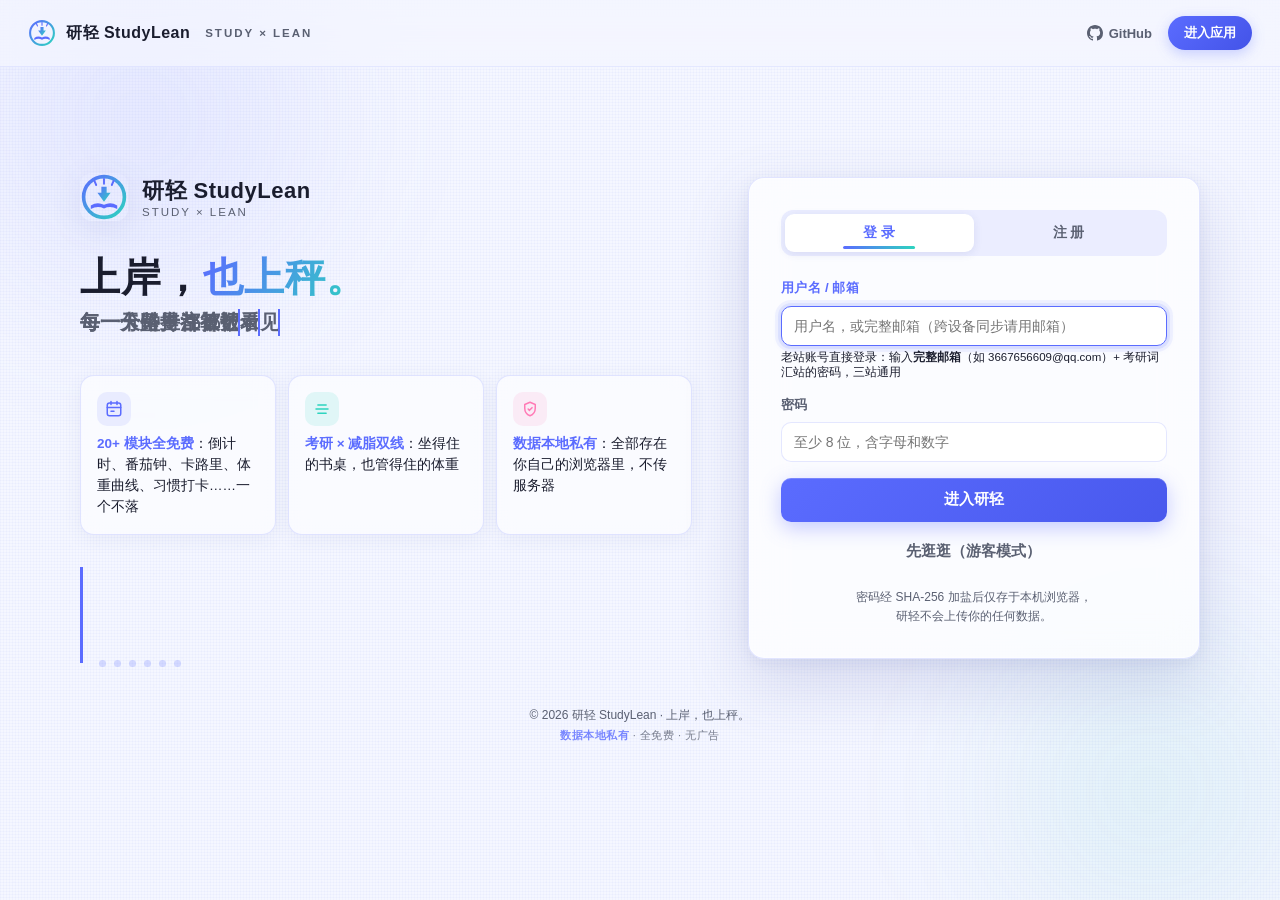
<file: index.html>
<!DOCTYPE html>
<html lang="zh-CN">
<head>
<meta charset="UTF-8">
<meta name="viewport" content="width=device-width, initial-scale=1.0, viewport-fit=cover">
<title>研轻 StudyLean — 上岸，也上秤。</title>
<meta name="description" content="考研×减脂双线自律管理：倒计时、番茄钟、卡路里、体重曲线，20+ 模块全免费，数据本地私有。">
<link rel="icon" type="image/svg+xml" href="assets/img/favicon.svg">
<script src="assets/js/store.js"></script>
<script src="assets/js/auth.js"></script>
<script>
// 全局错误兜底：toast 提示且不吞 console（保留原报告行为供调试）
(function () {
  'use strict';
  var lastErrTs = 0;
  function report(msg) {
    var now = Date.now();
    if (now - lastErrTs < 3000) return; // 3s 节流，防错误风暴刷屏
    lastErrTs = now;
    try {
      if (window.SL && typeof SL.toast === 'function') SL.toast('页面出现异常：' + msg, 'error');
      else console.warn('[global-error]', msg);
    } catch (e) { /* toast 自身异常不再扩散 */ }
  }
  window.addEventListener('error', function (e) { report(String(e.message || '脚本错误')); });
  window.addEventListener('unhandledrejection', function (e) {
    var r = e.reason;
    report(r && r.message ? String(r.message) : String(r || '异步操作失败'));
  });
})();
</script>
<style>
/* ================= 研轻入口页（独享样式，不进共享 css） ================= */
:root {
  --accent: #5B6CFF;
  --accent-deep: #4353E8;
  --accent-real: #4353E8;
  --tint: 74, 85, 162; /* 阴影统一色相（靛灰） */
  --accent-soft: rgba(91, 108, 255, .10);
  --mint: #2DD4BF;
  --pink: #FF7AB6;
  --fg: #1A1D2E;
  --fg-muted: #5A6072;
  --bg: #F5F7FF;
  --card: rgba(255, 255, 255, .72);
  --border: rgba(91, 108, 255, .16);
  --shadow-1: 0 8px 32px rgba(var(--tint), .10);
  --shadow-2: 0 16px 48px rgba(var(--tint), .16);
  --radius: 16px;
  --tr: 0.25s ease;
}

/* 装饰动画总开关：用户偏好减少动效时全部关闭 */
@media (prefers-reduced-motion: reduce) {
  *, *::before, *::after {
    animation-duration: .01ms !important;
    animation-iteration-count: 1 !important;
    transition-duration: .01ms !important;
    scroll-behavior: auto !important;
  }
}

* { margin: 0; padding: 0; box-sizing: border-box; }

html, body { height: 100%; }

body {
  font-family: -apple-system, BlinkMacSystemFont, "Segoe UI", "PingFang SC",
    "Hiragino Sans GB", "Microsoft YaHei", "Noto Sans SC", sans-serif;
  color: var(--fg);
  background-color: var(--bg);
  position: relative;
  overflow-x: hidden;
  min-height: 100vh;
  display: flex;
  flex-direction: column;
  align-items: center;
  justify-content: center;
  padding: 72px 24px 56px;
}

/* ---- 背景层 1：等距圆点阵 SVG pattern（dot 0.5px / 间距 28px / #5B6CFF 6%）---- */
.bg-dots {
  position: fixed; inset: 0; z-index: 0; pointer-events: none;
  background-image: url("data:image/svg+xml,%3Csvg xmlns='http://www.w3.org/2000/svg' width='28' height='28'%3E%3Ccircle cx='14' cy='14' r='0.5' fill='%235B6CFF' fill-opacity='0.06'/%3E%3C/svg%3E");
  animation: dots-breathe 14s ease-in-out infinite;
}
/* 点阵极缓慢透明度呼吸 */
@keyframes dots-breathe {
  0%, 100% { opacity: 1; }
  50%      { opacity: .45; }
}

/* ---- 背景层 2：3px 细网格（透明度 3%）---- */
.bg-grid {
  position: fixed; inset: 0; z-index: 0; pointer-events: none;
  background-image:
    linear-gradient(color-mix(in srgb, var(--accent) 3%, transparent) 1px, transparent 1px),
    linear-gradient(90deg, color-mix(in srgb, var(--accent) 3%, transparent) 1px, transparent 1px);
  background-size: 3px 3px;
}

/* ---- 背景层 3：两个大圆渐变光斑（blur 60px）---- */
.bg-blob { position: fixed; border-radius: 50%; z-index: 0; pointer-events: none; filter: blur(60px); }
.bg-blob--a {
  width: 520px; height: 520px; top: -140px; left: -120px;
  background: radial-gradient(circle, color-mix(in srgb, var(--accent) 12%, transparent), transparent 70%);
  animation: drift-a 60s ease-in-out infinite;
}
.bg-blob--b {
  width: 460px; height: 460px; bottom: -120px; right: -100px;
  background: radial-gradient(circle, rgba(20,184,166,.10), transparent 70%);
  animation: drift-b 60s ease-in-out infinite;
}
/* 微动晕 60s */
@keyframes drift-a {
  0%, 100% { transform: translate(0, 0) scale(1); }
  33%      { transform: translate(60px, 40px) scale(1.08); }
  66%      { transform: translate(20px, 80px) scale(.95); }
}
@keyframes drift-b {
  0%, 100% { transform: translate(0, 0) scale(1); }
  33%      { transform: translate(-50px, -30px) scale(1.06); }
  66%      { transform: translate(-20px, -70px) scale(.94); }
}

/* ================= 顶部导航条 ================= */
.topbar {
  position: fixed; top: 0; left: 0; right: 0; z-index: 10;
  display: flex; align-items: center; justify-content: space-between;
  padding: 16px 28px;
  background: color-mix(in srgb, var(--bg) 68%, transparent);
  -webkit-backdrop-filter: blur(14px); backdrop-filter: blur(14px);
  border-bottom: 1px solid color-mix(in srgb, var(--accent) 10%, transparent);
  animation: rise .6s ease both;
}
.topbar__brand { display: flex; align-items: center; gap: 10px; font-size: 16px; font-weight: 800; letter-spacing: .5px; text-decoration: none; color: var(--fg); }
.topbar__brand img { width: 28px; height: 28px; border-radius: 8px; }
.topbar__brand small { font-size: 11.5px; font-weight: 600; color: var(--fg-muted); letter-spacing: 2px; }
.topbar__actions { display: flex; align-items: center; gap: 16px; }
.topbar__link {
  display: inline-flex; align-items: center; gap: 6px;
  font-size: 13px; font-weight: 600; color: var(--fg-muted);
  text-decoration: none; transition: color var(--tr);
}
.topbar__link:hover { color: var(--fg); }
.topbar__link svg { width: 16px; height: 16px; fill: currentColor; }
.topbar__cta {
  display: inline-flex; align-items: center; height: 34px; padding: 0 16px;
  border-radius: 999px; border: 0; cursor: pointer; text-decoration: none;
  font: inherit; font-size: 13px; font-weight: 700; color: #fff;
  background: linear-gradient(135deg, var(--accent), var(--accent-deep));
  box-shadow: 0 4px 14px color-mix(in srgb, var(--accent) 30%, transparent);
  transition: transform var(--tr), box-shadow var(--tr);
}
.topbar__cta:hover { transform: translateY(-1px); box-shadow: 0 7px 18px color-mix(in srgb, var(--accent) 38%, transparent); }

/* ================= 主布局 ================= */
.stage {
  position: relative; z-index: 1;
  display: grid;
  grid-template-columns: minmax(0, 1.15fr) minmax(0, .85fr);
  gap: 56px;
  align-items: center;
  width: 100%; max-width: 1120px;
}

/* ================= 左侧 hero ================= */
/* 入场序列：hero 内元素 stagger fadeUp，0.05s 递增 */
.hero { animation: rise .7s ease both; }
@keyframes rise { from { opacity: 0; transform: translateY(18px); } to { opacity: 1; transform: none; } }
.hero > * {
  opacity: 0;
  animation: fade-up .55s cubic-bezier(.4, 0, .2, 1) forwards;
}
.hero > :nth-child(1) { animation-delay: .05s; }
.hero > :nth-child(2) { animation-delay: .10s; }
.hero > :nth-child(3) { animation-delay: .15s; }
.hero > :nth-child(4) { animation-delay: .20s; }
.hero > :nth-child(5) { animation-delay: .25s; }
@keyframes fade-up { from { opacity: 0; transform: translateY(14px); } to { opacity: 1; transform: none; } }

.hero__brand { display: flex; align-items: center; gap: 14px; margin-bottom: 32px; }
.hero__brand img {
  width: 48px; height: 48px; border-radius: 12px; box-shadow: var(--shadow-1);
  animation: logo-float 3.6s ease-in-out infinite;
}
/* logo 悬浮微动：缓慢上下 3px */
@keyframes logo-float {
  0%, 100% { transform: translateY(0); }
  50%      { transform: translateY(-3px); }
}
.hero__brand-name { font-size: 22px; font-weight: 800; letter-spacing: .5px; }
.hero__brand-name small { display: block; font-size: 11.5px; font-weight: 500; color: var(--fg-muted); letter-spacing: 2px; }

.hero__slogan {
  /* 字号梯度：主标语 40px 级（clamp 流式，min 40px/9vw 由窄屏断点保证） */
  font-size: clamp(34px, 5vw, 40px);
  font-weight: 900;
  line-height: 1.2;
  letter-spacing: 1px;
  margin-bottom: 8px;
}
.hero__slogan .u {
  background: linear-gradient(120deg, var(--accent), var(--mint));
  -webkit-background-clip: text; background-clip: text;
  -webkit-text-fill-color: transparent; color: transparent;
}

/* 打字机金句（副标语 20px 级）：纯 CSS steps 方案，--char-count 变量 */
.typeline {
  height: 1.7em; font-size: clamp(17px, 2.2vw, 20px);
  color: var(--fg-muted); font-weight: 600;
  margin-bottom: 32px;
}
/* 三条金句 grid 叠放于同一格：绝对定位会随内容宽度抖动，grid 堆叠更稳 */
.typeline__viewport { display: grid; }
.typeline__item {
  grid-area: 1 / 1;
  justify-self: start;
  white-space: nowrap;
  overflow: hidden;
  width: 0;
  border-right: 2px solid var(--accent);
  animation:
    line-cycle 27s linear infinite,
    type calc(var(--char-count) * .16s) steps(var(--char-count), end) forwards,
    blink .8s step-end infinite;
  animation-delay: var(--delay), var(--delay), var(--delay);
}
@keyframes type { to { width: calc(var(--char-count) * 1em); } }
@keyframes blink { 50% { border-color: transparent; } }
/* 轮播：三条金句按 9s 周期错峰显隐（--delay 分别 0s/9s/18s，打字动画在显隐窗口内跑完） */
@keyframes line-cycle {
  /* 每条占 1/3 周期：0-1% 立现、0-60% 可见、64% 淡出、至下一条前隐藏 */
  0%      { opacity: 0; }
  1%      { opacity: 1; }
  60%     { opacity: 1; }
  64%,100%{ opacity: 0; }
}

/* 卖点：三张带内联 SVG 图标的横排卡片 */
.hero__points {
  list-style: none;
  display: grid; grid-template-columns: repeat(3, 1fr); gap: 12px;
  margin-bottom: 32px;
}
.hero__points li {
  display: flex; flex-direction: column; align-items: flex-start; gap: 8px;
  padding: 16px;
  background: rgba(255, 255, 255, .62);
  -webkit-backdrop-filter: blur(10px); backdrop-filter: blur(10px);
  border: 1px solid var(--border);
  border-radius: 14px;
  box-shadow: 0 4px 18px color-mix(in srgb, rgb(var(--tint)) 7%, transparent);
  font-size: 13.5px; line-height: 1.55; color: var(--fg); font-weight: 500;
  transition: transform var(--tr), box-shadow var(--tr);
}
.hero__points li:hover { transform: translateY(-3px); box-shadow: 0 10px 26px color-mix(in srgb, rgb(var(--tint)) 13%, transparent); }
.hero__points .dot {
  display: inline-flex; align-items: center; justify-content: center;
  width: 34px; height: 34px; border-radius: 10px; flex: none;
  background: var(--accent-soft);
  color: var(--accent);
}
.hero__points .dot svg { width: 18px; height: 18px; stroke: currentColor; fill: none; stroke-width: 2; stroke-linecap: round; stroke-linejoin: round; }
.hero__points li:nth-child(2) .dot { color: var(--mint); background: rgba(45, 212, 191, .12); }
.hero__points li:nth-child(3) .dot { color: var(--pink); background: rgba(255, 122, 182, .12); }
.hero__points b { color: var(--accent); }

/* 证言轮播（正文 15px 级）：6 条，纯 CSS 36s 交叉淡入 */
.testimonials {
  position: relative; height: 96px;
  border-left: 3px solid var(--accent);
  padding-left: 16px;
}
.testimonial {
  position: absolute; inset: 0; padding-left: 16px; margin-left: -19px;
  border-left: 3px solid transparent;
  display: flex; flex-direction: column; justify-content: center; gap: 8px;
  opacity: 0; pointer-events: none;
  animation: t-fade 36s linear infinite;
  animation-delay: calc(var(--i) * 6s);
}
.testimonial blockquote { font-size: 15px; font-weight: 600; line-height: 1.5; }
.testimonial cite { font-style: normal; font-size: 13px; color: var(--fg-muted); }
.testimonial cite b { color: var(--accent); font-weight: 700; }
@keyframes t-fade {
  0%, 12.5%  { opacity: 0; transform: translateY(6px); }
  4%, 12%    { opacity: 1; transform: none; }
  16.6%      { opacity: 0; transform: translateY(-6px); }
}

/* 证言底部指示点：随 --i 同步点亮 */
.testimonials__dots {
  position: absolute; left: 16px; bottom: -4px;
  display: flex; gap: 8px;
}
.testimonials__dots span {
  width: 7px; height: 7px; border-radius: 999px;
  background: color-mix(in srgb, var(--accent) 22%, transparent);
  animation: dot-pulse 36s linear infinite;
  animation-delay: calc(var(--i) * 6s);
  transition: background var(--tr);
}
@keyframes dot-pulse {
  0%        { background: color-mix(in srgb, var(--accent) 22%, transparent); width: 7px; }
  2%, 12%   { background: var(--accent); width: 18px; }
  16.6%,100%{ background: color-mix(in srgb, var(--accent) 22%, transparent); width: 7px; }
}

/* ================= 右侧登录/注册卡片 ================= */
.panel { animation: rise .7s ease .12s both; }
.card {
  background: var(--card);
  -webkit-backdrop-filter: blur(18px); backdrop-filter: blur(18px);
  border: 1px solid var(--border);
  border-radius: var(--radius);
  /* 主角感：三层阴影——近距柔和 + 远距大面积晕染 + 顶部 1px 内高光描边 */
  box-shadow:
    0 0 0 1px rgba(255, 255, 255, .45) inset,
    0 4px 14px color-mix(in srgb, rgb(var(--tint)) 8%, transparent),
    0 24px 64px color-mix(in srgb, rgb(var(--tint)) 18%, transparent);
  padding: 32px;
  position: relative;
}

/* Tab 切换：滑块下划线（用伪元素指示激活 Tab，纯 CSS 跟随 is-active） */
.card__tabs { position: relative; display: flex; background: var(--accent-soft); border-radius: 12px; padding: 4px; margin-bottom: 24px; }
.card__tab {
  position: relative;
  flex: 1; border: 0; background: transparent; cursor: pointer;
  height: 38px; border-radius: 9px;
  font: inherit; font-size: 14px; font-weight: 700; color: var(--fg-muted);
  transition: all var(--tr);
}
.card__tab.is-active { background: #fff; color: var(--accent); box-shadow: 0 2px 8px color-mix(in srgb, rgb(var(--tint)) 12%, transparent); }
/* 激活 Tab 底部滑动下划线：宽度随激活项位置过渡 */
.card__tab::after {
  content: ""; position: absolute; left: 50%; bottom: 3px;
  width: 0; height: 2.5px; border-radius: 999px;
  background: linear-gradient(90deg, var(--accent), var(--mint));
  transform: translateX(-50%);
  transition: width .3s cubic-bezier(.4, 0, .2, 1);
}
.card__tab.is-active::after { width: 38%; }

.field { margin-bottom: 16px; }
.field label {
  display: block; font-size: 13px; font-weight: 700; color: var(--fg-muted); margin-bottom: 8px;
  transition: color var(--tr), transform var(--tr);
  transform-origin: left center;
}
/* focus 浮动标签：标签微升 + 染主色（:focus-within，纯 CSS） */
.field:focus-within label { color: var(--accent); transform: translateY(-1px) scale(1.03); }
.field input {
  width: 100%; height: 40px;
  border: 1.5px solid var(--border); border-radius: 10px;
  background: rgba(255,255,255,.85);
  padding: 0 12px; font: inherit; font-size: 14px; color: var(--fg);
  outline: none; transition: border-color var(--tr), box-shadow var(--tr), background var(--tr);
}
/* focus 光晕增强（统一 3px/6px 双 ring）：微亮背景 */
.field input:focus {
  border-color: var(--accent);
  background: #fff;
  box-shadow:
    0 0 0 3px var(--accent-soft),
    0 0 0 6px color-mix(in srgb, var(--accent) 7%, transparent),
    0 2px 10px color-mix(in srgb, var(--accent) 10%, transparent);
}
.field--hidden { display: none; }

.btn {
  width: 100%; height: 44px; border: 0; border-radius: 10px; cursor: pointer;
  font: inherit; font-size: 15px; font-weight: 800;
  transition: transform var(--tr), box-shadow var(--tr), background var(--tr);
  display: inline-flex; align-items: center; justify-content: center; gap: 8px;
}
.btn:focus-visible { outline: 3px solid var(--accent-soft); outline-offset: 2px; }
.card__tab:focus-visible,
.topbar__link:focus-visible,
.topbar__cta:focus-visible {
  outline: 2px solid var(--accent); outline-offset: 2px; border-radius: 6px;
}
.btn--primary {
  color: #fff;
  /* 质感：渐变 + 内高光 1px + 主色投影 */
  background: linear-gradient(135deg, var(--accent), var(--accent-deep));
  background-size: 130% 130%;
  background-position: 0% 50%;
  box-shadow:
    inset 0 1px 0 rgba(255, 255, 255, .18),
    0 6px 20px color-mix(in srgb, var(--accent) 35%, transparent);
}
/* hover 渐变位移 + 按下反馈 */
.btn--primary:hover {
  transform: translateY(-2px);
  background-position: 100% 50%;
  box-shadow:
    inset 0 1px 0 rgba(255, 255, 255, .18),
    0 10px 26px color-mix(in srgb, var(--accent) 42%, transparent);
}
.btn--primary:active { transform: translateY(0) scale(.97); box-shadow: 0 3px 10px color-mix(in srgb, var(--accent) 30%, transparent); transition-duration: .08s; }
.btn--ghost { background: transparent; color: var(--fg-muted); font-weight: 600; height: 40px; margin-top: 10px; }
.btn--ghost:hover { color: var(--accent); background: var(--accent-soft); }
.btn[disabled] { opacity: .6; cursor: not-allowed; transform: none !important; }

.card__tip { margin-top: 16px; font-size: 12px; color: var(--fg-muted); text-align: center; line-height: 1.6; }

/* ================= 页脚 ================= */
.footer {
  position: relative; z-index: 1;
  margin-top: 44px;
  display: flex; flex-direction: column; align-items: center; gap: 4px;
  font-size: 12px; color: var(--fg-muted); text-align: center;
  animation: rise .7s ease .2s both;
}
.footer__privacy { font-size: 11px; letter-spacing: .5px; opacity: .8; }
.footer__privacy b { color: var(--accent); font-weight: 600; }

/* ================= 响应式 ================= */
@media (max-width: 900px) {
  .stage {
    grid-template-columns: 1fr; gap: 32px; max-width: 460px;
    /* 垂直堆叠过渡：两列变一列时柔和滑入 */
    animation: stack-in .55s ease both;
  }
  @keyframes stack-in { from { opacity: 0; transform: translateY(24px); } to { opacity: 1; transform: none; } }
  /* 标语流式字号：min(40px, 9vw)，窄屏不折行溢出 */
  .hero__slogan { font-size: min(40px, 9vw); }
  .hero__points { grid-template-columns: 1fr; gap: 8px; }
  .hero__points li { flex-direction: row; align-items: center; }
  .testimonials { height: 88px; }
  /* 光斑小屏收缩，避免溢出触发横向滚动 */
  .bg-blob--a { width: 340px; height: 340px; top: -120px; left: -140px; }
  .bg-blob--b { width: 300px; height: 300px; bottom: -120px; right: -120px; }
}

@media (max-width: 480px) {
  body { padding: 64px 16px 40px; }
  /* iOS Safari 聚焦 font-size<16px 的输入框会自动放大页面，移动端统一 16px */
  .field input { font-size: 16px; }
  .topbar { padding: 8px 16px; }
  .topbar__link span { display: none; } /* 只留 GitHub 图标 */
  /* MP-08 修复：375px 下品牌字 + STUDY×LEAN + GitHub + CTA 同行总宽超 375，
     CTA"进入应用"被压成两行。窄屏收 CTA 字距并允许品牌 small 换行省略 */
  .topbar__cta { padding: 0 12px; white-space: nowrap; font-size: 12.5px; }
  .topbar__brand small { display: none; } /* 375px 只留"研轻 StudyLean"主品牌 */
  /* 窄屏垂直节奏：16 基准 */
  .stage { gap: 24px; }
  .hero__brand { margin-bottom: 24px; }
  .hero__points li { padding: 12px 14px; }
  /* 证言轮播窄屏字号（13/12 梯度） */
  .testimonial blockquote { font-size: 13px; }
  .testimonial cite { font-size: 12px; }
  .testimonials { height: 84px; }
  /* 光斑进一步收缩，保证 375px 宽无横向滚动 */
  .bg-blob--a { width: 240px; height: 240px; filter: blur(48px); }
  .bg-blob--b { width: 210px; height: 210px; filter: blur(48px); }
  .card { padding: 24px 20px; }
  .footer { margin-top: 40px; }
}
</style>
</head>
<body>

<!-- 背景：等距圆点阵 + 细网格 + 双光斑 -->
<div class="bg-dots" aria-hidden="true"></div>
<div class="bg-grid" aria-hidden="true"></div>
<div class="bg-blob bg-blob--a" aria-hidden="true"></div>
<div class="bg-blob bg-blob--b" aria-hidden="true"></div>

<!-- 顶部导航条：极简（logo + GitHub + 进入应用） -->
<header class="topbar">
  <a class="topbar__brand" href="index.html">
    <img src="assets/img/logo.svg" alt="研轻 logo">
    研轻 StudyLean&nbsp;<small>STUDY &times; LEAN</small>
  </a>
  <nav class="topbar__actions" aria-label="页面导航">
    <a class="topbar__link" href="https://github.com/jlshdsdk/studylean" target="_blank" rel="noopener noreferrer">
      <svg viewBox="0 0 16 16" aria-hidden="true"><path d="M8 0C3.58 0 0 3.58 0 8c0 3.54 2.29 6.53 5.47 7.59.4.07.55-.17.55-.38 0-.19-.01-.82-.01-1.49-2.01.37-2.53-.49-2.69-.94-.09-.23-.48-.94-.82-1.13-.28-.15-.68-.52-.01-.53.63-.01 1.08.58 1.23.82.72 1.21 1.87.87 2.33.66.07-.52.28-.87.51-1.07-1.78-.2-3.64-.89-3.64-3.95 0-.87.31-1.59.82-2.15-.08-.2-.36-1.02.08-2.12 0 0 .67-.21 2.2.82.64-.18 1.32-.27 2-.27s1.36.09 2 .27c1.53-1.04 2.2-.82 2.2-.82.44 1.1.16 1.92.08 2.12.51.56.82 1.27.82 2.15 0 3.07-1.87 3.75-3.65 3.95.29.25.54.73.54 1.48 0 1.07-.01 1.93-.01 2.2 0 .21.15.46.55.38A8.01 8.01 0 0 0 16 8c0-4.42-3.58-8-8-8Z"/></svg>
      <span>GitHub</span>
    </a>
    <a class="topbar__cta" href="app.html">进入应用</a>
  </nav>
</header>

<main class="stage">

  <!-- ============ 左 hero ============ -->
  <section class="hero">
    <div class="hero__brand">
      <img src="assets/img/logo.svg" alt="研轻 StudyLean logo">
      <div class="hero__brand-name">研轻 StudyLean<small>STUDY &times; LEAN</small></div>
    </div>

    <h1 class="hero__slogan">上岸，<span class="u">也上秤。</span></h1>

    <!-- 打字机金句：纯 CSS steps，--char-count 驱动宽度，三条 27s 轮换 -->
    <div class="typeline" aria-live="polite">
      <span class="typeline__viewport">
        <span class="typeline__item" style="--char-count:10; --delay:0s;">每一分钟专注都被看见</span>
        <span class="typeline__item" style="--char-count:9;  --delay:9s;">每一卡路里都被记录</span>
        <span class="typeline__item" style="--char-count:8;  --delay:18s;">每一天坚持都算数</span>
      </span>
    </div>

    <ul class="hero__points">
      <li>
        <span class="dot" aria-hidden="true"><svg viewBox="0 0 24 24"><rect x="3" y="4" width="18" height="17" rx="3"/><path d="M8 2v4M16 2v4M3 10h18M8 15h4"/></svg></span>
        <span><b>20+ 模块全免费</b>：倒计时、番茄钟、卡路里、体重曲线、习惯打卡……一个不落</span>
      </li>
      <li>
        <span class="dot" aria-hidden="true"><svg viewBox="0 0 24 24"><path d="M6.5 6.5h11M4 12h16M6.5 17.5h11"/></svg></span>
        <span><b>考研 × 减脂双线</b>：坐得住的书桌，也管得住的体重</span>
      </li>
      <li>
        <span class="dot" aria-hidden="true"><svg viewBox="0 0 24 24"><path d="M12 3l7 3v5c0 4.5-3 8.5-7 10-4-1.5-7-5.5-7-10V6l7-3z"/><path d="M9.5 12l1.8 1.8 3.4-3.6"/></svg></span>
        <span><b>数据本地私有</b>：全部存在你自己的浏览器里，不传服务器</span>
      </li>
    </ul>

    <!-- 证言轮播：6 条 × 36s 交叉淡入（§0 唯一有效版本） -->
    <div class="testimonials" aria-label="用户证言">
      <div class="testimonial" style="--i:0">
        <blockquote>“从 187 斤到 132 斤，一边二战一边减重，研轻把两条线都管起来了”</blockquote>
        <cite><b>阿枝</b> · 减脂成功</cite>
      </div>
      <div class="testimonial" style="--i:1">
        <blockquote>“离考研还有 89 天，研轻让我看见自己每天坐住 6 小时”</blockquote>
        <cite><b>林一</b> · 二战上岸</cite>
      </div>
      <div class="testimonial" style="--i:2">
        <blockquote>“二战 379 分上岸，经验贴没有的那些数据，研轻替我记着”</blockquote>
        <cite><b>铭煜</b> · 二战上岸</cite>
      </div>
      <div class="testimonial" style="--i:3">
        <blockquote>“每天 5 点半起床打卡，习惯连击 213 天”</blockquote>
        <cite><b>菜菜</b> · 考研上岸</cite>
      </div>
      <div class="testimonial" style="--i:4">
        <blockquote>“考研倒计时+体重曲线同屏看，放弃的念头一次都没冒出来”</blockquote>
        <cite><b>小鹿</b> · 在职备考</cite>
      </div>
      <div class="testimonial" style="--i:5">
        <blockquote>“白色系 UI 清爽不花哨，图书馆打开不社死”</blockquote>
        <cite><b>白桦</b> · 在职备考</cite>
      </div>
      <!-- 指示点：与证言同周期点亮 -->
      <div class="testimonials__dots" aria-hidden="true">
        <span style="--i:0"></span><span style="--i:1"></span><span style="--i:2"></span>
        <span style="--i:3"></span><span style="--i:4"></span><span style="--i:5"></span>
      </div>
    </div>
  </section>

  <!-- ============ 右 登录/注册卡片 ============ -->
  <section class="panel">
    <div class="card">
      <div class="card__tabs" role="tablist">
        <button class="card__tab is-active" id="tab-login" role="tab" aria-selected="true" type="button">登 录</button>
        <button class="card__tab" id="tab-register" role="tab" aria-selected="false" type="button">注 册</button>
      </div>

      <form id="auth-form" novalidate>
        <div class="field">
          <label for="f-name">用户名 / 邮箱</label>
          <input id="f-name" name="name" type="text" autocomplete="username"
                 placeholder="用户名，或完整邮箱（跨设备同步请用邮箱）" maxlength="40" required>
          <p class="muted" style="font-size:11.5px;margin:4px 0 0;">
            老站账号直接登录：输入<b>完整邮箱</b>（如 3667656609@qq.com）+ 考研词汇站的密码，三站通用
          </p>
        </div>
        <div class="field">
          <label for="f-pass">密码</label>
          <input id="f-pass" name="password" type="password" autocomplete="current-password"
                 placeholder="至少 8 位，含字母和数字" required>
        </div>
        <div class="field field--hidden" id="f-confirm-wrap">
          <label for="f-confirm">确认密码</label>
          <input id="f-confirm" name="confirm" type="password" autocomplete="new-password"
                 placeholder="再输入一次密码">
        </div>

        <button class="btn btn--primary" id="btn-submit" type="submit">进入研轻</button>
      </form>

      <button class="btn btn--ghost" id="btn-guest" type="button">先逛逛（游客模式）</button>

      <p class="card__tip">密码经 SHA-256 加盐后仅存于本机浏览器，<br>研轻不会上传你的任何数据。</p>
    </div>
  </section>
</main>

<!-- 页脚：版权 + 隐私小字 -->
<footer class="footer">
  <div>&copy; 2026 研轻 StudyLean · 上岸，也上秤。</div>
  <div class="footer__privacy"><b>数据本地私有</b> · 全免费 · 无广告</div>
</footer>

<script>
(function () {
  'use strict';
  var SL = window.SL;

  // 已有会话直接进入应用（?upgrade=1 时除外：游客升级注册需要停在登录页）
  try {
    var isUpgrade = new URLSearchParams(location.search).get('upgrade') === '1';
    var sess = localStorage.getItem('sl_session');
    if (!isUpgrade && sess && SL.auth.session()) { location.replace('app.html'); return; }
  } catch (e) { /* 忽略读取异常 */ }

  var mode = 'login'; // 'login' | 'register'
  var $ = function (id) { return document.getElementById(id); };
  var tabLogin = $('tab-login'), tabReg = $('tab-register');
  var form = $('auth-form'), btnSubmit = $('btn-submit');
  var nameIn = $('f-name'), passIn = $('f-pass'), confirmIn = $('f-confirm');
  var confirmWrap = $('f-confirm-wrap');

  function setMode(m) {
    mode = m;
    var isReg = m === 'register';
    tabLogin.classList.toggle('is-active', !isReg);
    tabReg.classList.toggle('is-active', isReg);
    tabLogin.setAttribute('aria-selected', String(!isReg));
    tabReg.setAttribute('aria-selected', String(isReg));
    confirmWrap.classList.toggle('field--hidden', !isReg);
    passIn.setAttribute('autocomplete', isReg ? 'new-password' : 'current-password');
    btnSubmit.textContent = isReg ? '创建账号' : '进入研轻';
  }

  tabLogin.addEventListener('click', function () { setMode('login'); });
  tabReg.addEventListener('click', function () { setMode('register'); });

  function busy(on) {
    btnSubmit.disabled = on;
    btnSubmit.textContent = on ? '请稍候…' : (mode === 'register' ? '创建账号' : '进入研轻');
  }

  function fail(msg) { SL.toast(msg, 'error'); busy(false); }

  form.addEventListener('submit', function (e) {
    e.preventDefault();
    var name = nameIn.value.trim();
    var pass = passIn.value;
    var vName = SL.auth.validate.name(name);
    if (vName) { SL.toast(vName, 'error'); nameIn.focus(); return; }
    var vPass = SL.auth.validate.password(pass);
    if (vPass) { SL.toast(vPass, 'error'); passIn.focus(); return; }
    if (mode === 'register' && pass !== confirmIn.value) {
      SL.toast('两次输入的密码不一致', 'error'); confirmIn.focus(); return;
    }
    busy(true);
    var after = function (err) {
      if (err) return fail(err.message || '操作失败');
      SL.toast('欢迎来到研轻！', 'success');
      setTimeout(function () { location.href = 'app.html'; }, 400);
    };
    if (mode === 'register') {
      SL.auth.register(name, pass, confirmIn.value).then(function () { after(null); }, after);
    } else {
      SL.auth.login(name, pass).then(function () { after(null); }, after);
    }
  });

  // 游客模式：生成 guest 会话直接进入
  $('btn-guest').addEventListener('click', function () {
    SL.auth.guest();
    SL.toast('已进入游客模式', 'info');
    setTimeout(function () { location.href = 'app.html'; }, 300);
  });

  // 从 app 内「升级注册」跳来：自动打开注册 Tab 并提示
  try {
    var q = new URLSearchParams(location.search);
    if (q.get('upgrade') === '1') {
      setMode('register');
      SL.toast('注册后用同一账号登录，本机数据继续保留', 'info');
    }
  } catch (e) { /* URLSearchParams 不可用时忽略 */ }

  nameIn.focus();
})();
</script>
</body>
</html>
</file>
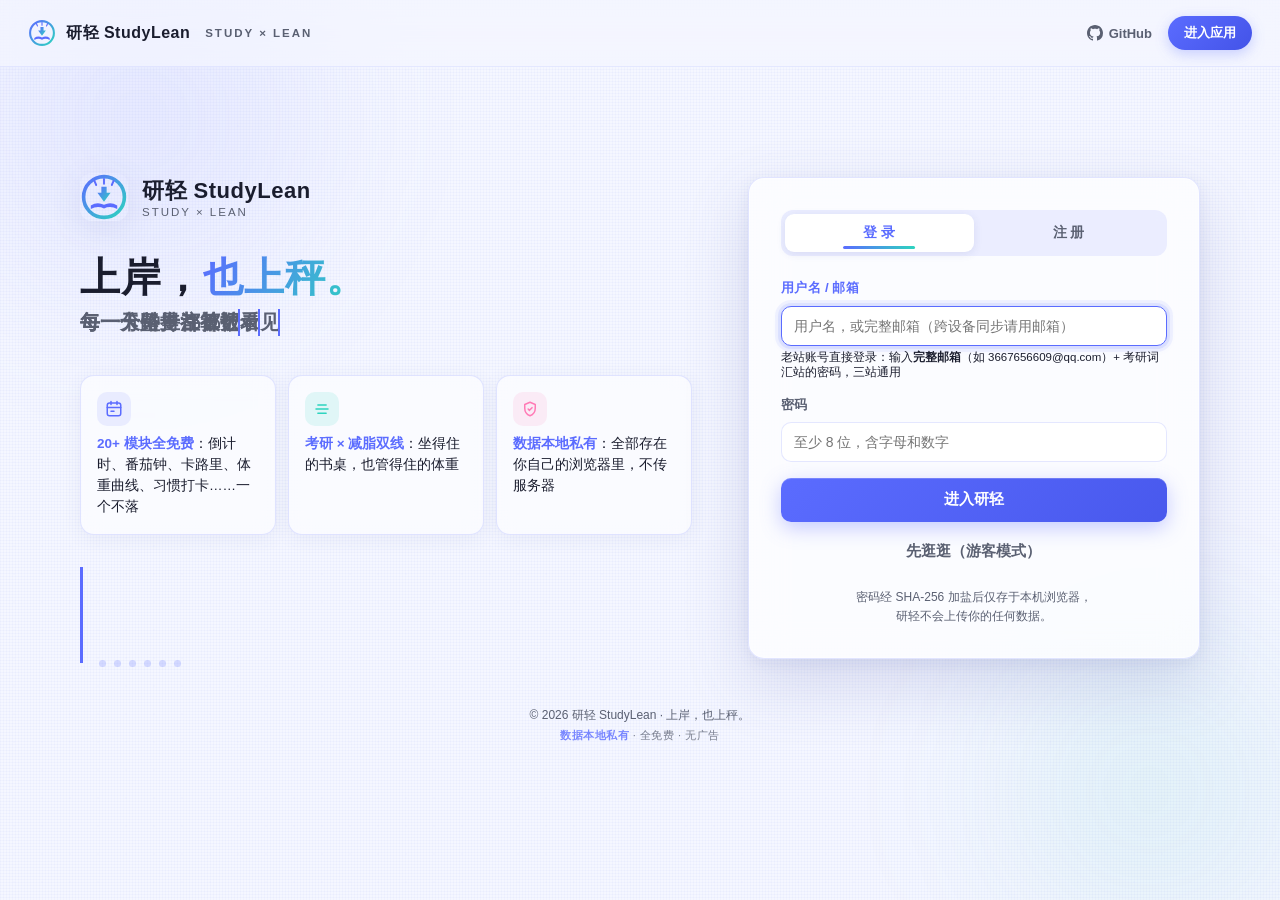
<file: app.html>
<!DOCTYPE html>
<html lang="zh-CN" data-theme="light" data-accent="indigo">
<head>
  <meta charset="UTF-8">
  <meta name="viewport" content="width=device-width, initial-scale=1.0, viewport-fit=cover">
  <meta name="theme-color" content="#5B6CFF">
  <meta name="description" content="研轻 StudyLean — 考研×减脂双线自律中枢。倒计时、番茄钟、卡路里、日记、习惯打卡等 24 个模块，全免费，数据本地私有。">
  <title>研轻 StudyLean — 上岸，也上秤。</title>
  <link rel="icon" href="assets/img/favicon.svg" type="image/svg+xml">
  <link rel="stylesheet" href="assets/css/base.css">
  <link rel="stylesheet" href="assets/css/layout.css">
  <link rel="stylesheet" href="assets/css/components.css">
  <script>
  /* 首屏防主题闪烁（FOUC）：在首次绘制前按存储的设置应用 data-theme/accent，
     避免深色用户先看到浅色底再翻转（也避免截图/打印截到半程过渡）。
     之后 app.js 的 applyTheme() 仍会执行，属性一致时为无操作。 */
  (function () {
    'use strict';
    try {
      var raw = localStorage.getItem('sl_data_v1');
      var d = raw ? JSON.parse(raw) : null;
      var s = d && d.data && d.data.settings ? d.data.settings : (d && d.settings ? d.settings : null);
      var mode = s && s.themeMode ? s.themeMode : 'auto';
      if (mode === 'auto') mode = window.matchMedia && window.matchMedia('(prefers-color-scheme: dark)').matches ? 'dark' : 'light';
      var html = document.documentElement;
      html.dataset.theme = mode;
      if (s && s.accent) html.dataset.accent = s.accent;
      html.dataset.cozy = String(!!(s && s.cozy));
      html.dataset.compact = String(!!(s && s.compact));
    } catch (e) { /* 解析失败保持默认 light */ }
  })();
  </script>
</head>
<body>
  <div class="app">
    <aside class="sl-sidebar" id="sidebar">
      <div class="sl-sidebar__logo">
        <img src="assets/img/logo.svg" alt="研轻" width="34" height="34">
        <div>研轻<small>STUDYLEAN</small></div>
      </div>
      <nav class="sl-nav" id="nav"></nav>
      <div class="sl-sidebar__progress" id="sideProgress" title="今日打卡进度"></div>
      <button class="sl-usercard" id="userCard" type="button"></button>
    </aside>

    <div class="app-main">
      <header class="sl-topbar">
        <div>
          <h1 class="sl-topbar__title" id="viewTitle">仪表盘</h1>
          <div class="sl-topbar__date" id="viewDate"></div>
        </div>
        <div class="sl-topbar__spacer"></div>
        <button class="sl-topbar__btn" id="btnSearch" title="搜索日记" type="button" aria-label="搜索日记"></button>
        <button class="sl-topbar__btn" id="btnBell" title="提醒中心" type="button" aria-label="提醒"></button>
        <button class="sl-topbar__btn" id="btnTheme" title="切换主题" type="button" aria-label="切换主题"></button>
        <button class="sl-topbar__btn" id="btnUser" title="账号" type="button" aria-label="账号"></button>
      </header>
      <main class="sl-view" id="view" tabindex="-1"></main>
    </div>
  </div>

  <!-- 移动端底部 Tab -->
  <nav class="sl-mobile-tab" id="mobileTab"></nav>

  <!-- 移动端全屏抽屉 -->
  <div class="sl-drawer" id="drawer">
    <div class="sl-drawer__mask" id="drawerMask"></div>
    <div class="sl-drawer__panel" id="drawerPanel"></div>
  </div>

  <script src="assets/js/store.js"></script>
  <script src="assets/js/core.js"></script>
  <script src="assets/js/auth.js"></script>
  <script>
  // 全局错误兜底：单模块异常不白屏，toast 提示且不吞 console（保留原报告行为供调试）
  (function () {
    'use strict';
    var lastErrTs = 0;
    function report(msg) {
      var now = Date.now();
      if (now - lastErrTs < 3000) return; // 3s 节流，防错误风暴刷屏
      lastErrTs = now;
      try {
        if (window.SL && typeof SL.toast === 'function') SL.toast('页面出现异常：' + msg, 'error');
        else console.warn('[global-error]', msg);
      } catch (e) { /* toast 自身异常不再扩散 */ }
    }
    window.addEventListener('error', function (e) { report(String(e.message || '脚本错误')); });
    window.addEventListener('unhandledrejection', function (e) {
      var r = e.reason;
      report(r && r.message ? String(r.message) : String(r || '异步操作失败'));
    });
  })();
  </script>
  <script type="module" src="assets/js/app.js"></script>
</body>
</html>
</file>
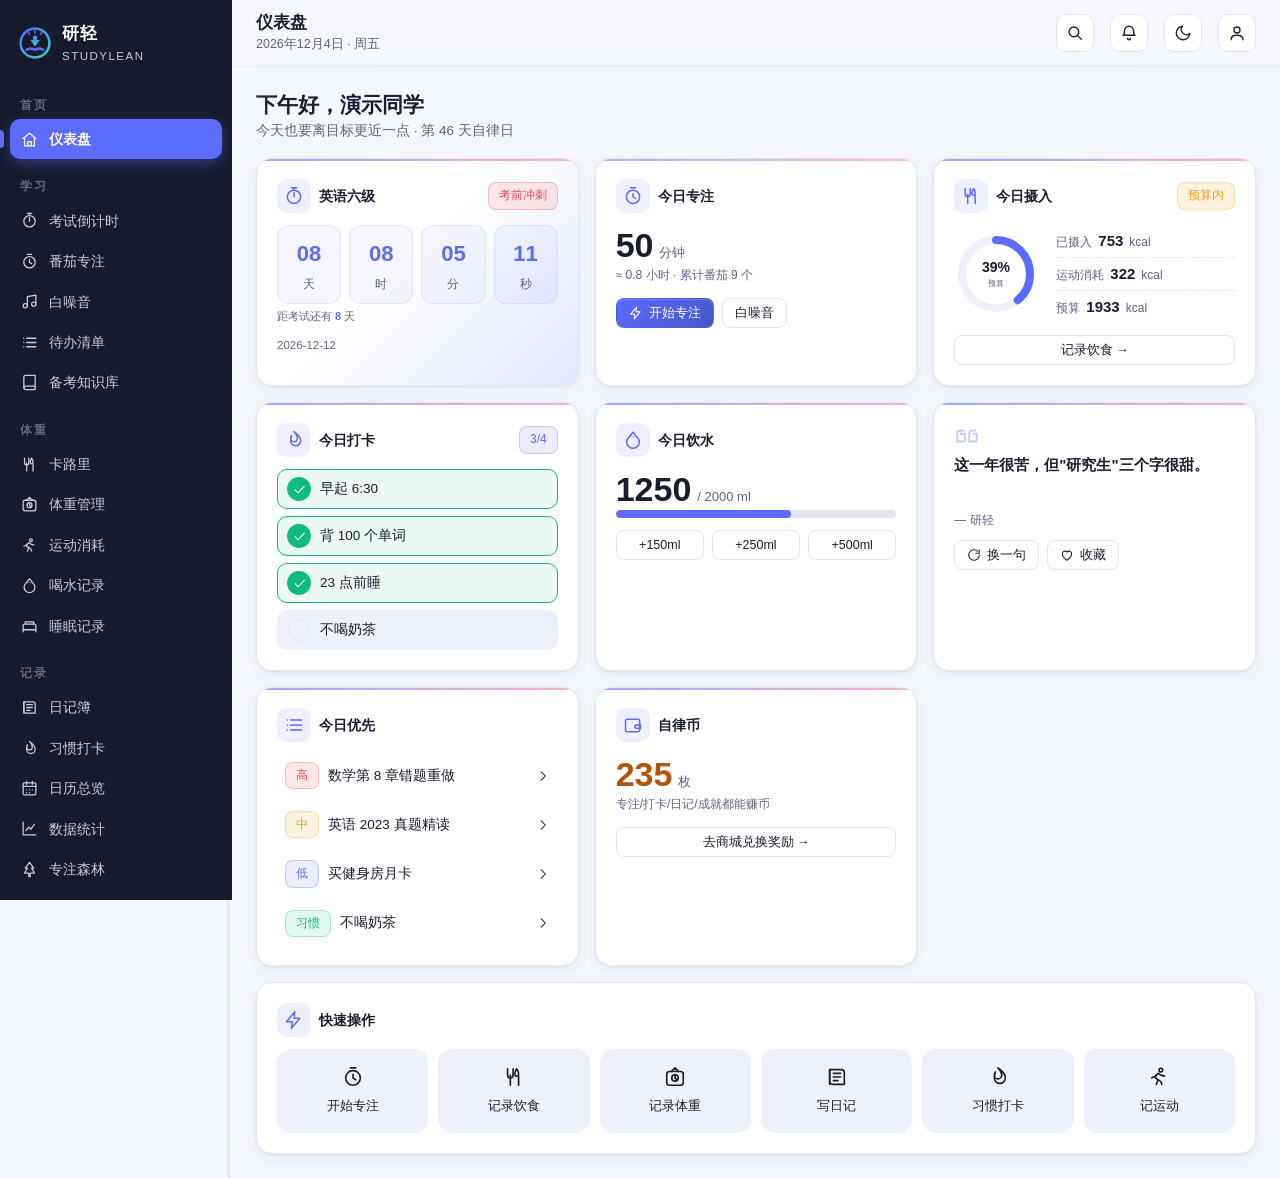
<file: demo-seed.html>
<!DOCTYPE html>
<html lang="zh-CN" data-theme="light" data-accent="indigo">
<head>
<meta charset="UTF-8">
<meta name="viewport" content="width=device-width, initial-scale=1.0, viewport-fit=cover">
<title>研轻 · 截图引导</title>
<link rel="stylesheet" href="assets/css/base.css">
<link rel="stylesheet" href="assets/css/layout.css">
<link rel="stylesheet" href="assets/css/components.css">
</head>
<body>
<div style="max-width:520px;margin:80px auto;padding:32px;" class="card card--pad">
  <h2>正在准备演示数据…</h2>
  <p class="muted" id="st">初始化</p>
</div>
<script src="assets/js/store.js"></script>
<script src="assets/js/core.js"></script>
<script src="assets/js/auth.js"></script>
<script>
(function () {
  var st = document.getElementById('st');
  function log(s) { st.textContent = s; }
  try {
    log('写入会话');
    localStorage.setItem('sl_session', JSON.stringify({ id: 'demo', name: '演示同学', guest: true, createdAt: Date.now() - 45 * 86400000 }));
    SL.init();
    var D = SL.state.data;
    var today = SL.fmt.date(new Date());
    function daysAgo(n) { var d = new Date(); d.setDate(d.getDate() - n); return SL.fmt.date(d); }

    log('倒计时');
    D.countdown = { exams: [
      { id: 'e1', name: '2027 考研', date: '2026-12-19', color: '#5B6CFF', icon: 'countdown', createdAt: Date.now() - 200 * 86400000, pinned: true },
      { id: 'e2', name: '英语六级', date: '2026-12-12', color: '#14B8A6', icon: 'countdown', createdAt: Date.now() - 80 * 86400000 }
    ] };

    log('番茄/森林');
    D.timer = { history: [], settings: { focusMin: 25, breakMin: 5 } };
    for (var i = 0; i < 9; i++) {
      D.timer.history.push({ id: 't' + i, start: Date.now() - 86400000 * (i % 7) - 3600000 * (i % 5), end: Date.now() - 86400000 * (i % 7), minutes: [25, 50, 25, 45, 25, 90, 25][i % 7], label: ['数学真题', '英语阅读', '专业课背诵', '政治刷题'][i % 4], type: 'focus' });
    }
    D.forest = { trees: D.timer.history.map(function (h, i) { return { id: 'f' + i, date: daysAgo(i % 7), minutes: h.minutes, species: ['sprout', 'pine', 'oak', 'ginkgo', 'maple', 'sakura'][i % 6] }; }) };

    log('饮食');
    D.calories = { entries: [
      { id: 'c1', date: today, meal: 'breakfast', foodName: '全麦面包', kcal: 246, protein: 9, carb: 46, fat: 3, gram: 100 },
      { id: 'c2', date: today, meal: 'breakfast', foodName: '鸡蛋', kcal: 147, protein: 13, carb: 2, fat: 10, gram: 100 },
      { id: 'c3', date: today, meal: 'lunch', foodName: '鸡胸肉', kcal: 133, protein: 24, carb: 1, fat: 3, gram: 150 },
      { id: 'c4', date: today, meal: 'lunch', foodName: '米饭', kcal: 174, protein: 4, carb: 39, fat: 0, gram: 150 },
      { id: 'c5', date: today, meal: 'snack', foodName: '苹果', kcal: 53, protein: 0, carb: 14, fat: 0, gram: 200 }
    ], customFoods: [] };

    log('体重/运动');
    D.weight = { records: [
      { id: 'w1', date: daysAgo(30), kg: 68.5, bodyFat: 24 }, { id: 'w2', date: daysAgo(21), kg: 67.2, bodyFat: 23 },
      { id: 'w3', date: daysAgo(14), kg: 66.8, bodyFat: 22.5 }, { id: 'w4', date: daysAgo(7), kg: 66.1, bodyFat: 22 },
      { id: 'w5', date: daysAgo(1), kg: 65.4, bodyFat: 21 }
    ], profile: { heightCm: 172, targetKg: 62, gender: 'male', age: 22, activity: 1.375 } };
    D.sport = { entries: [
      { id: 's1', date: today, type: '慢跑', minutes: 30, kcal: 322 },
      { id: 's2', date: daysAgo(2), type: '跳绳', minutes: 15, kcal: 214 }
    ] };

    log('习惯/待办');
    D.habits = { items: [
      { id: 'h1', name: '早起 6:30', icon: 'sun', color: '#F59E0B', records: {}, goal: 1 },
      { id: 'h2', name: '背 100 个单词', icon: 'book', color: '#5B6CFF', records: {}, goal: 1 },
      { id: 'h3', name: '23 点前睡', icon: 'moon', color: '#A855F7', records: {}, goal: 1 },
      { id: 'h4', name: '不喝奶茶', icon: 'heart', color: '#FF7AB6', records: {}, goal: 1 }
    ] };
    for (var d = 0; d < 10; d++) { D.habits.items.forEach(function (h, hi) { if ((d + hi) % 4 !== 3) h.records[daysAgo(d)] = true; }); }
    D.todo = { items: [
      { id: 'x1', text: '数学第 8 章错题重做', done: false, priority: 'high', quadrant: 1, due: today, subtasks: [{ text: '错题本誊抄', done: true }, { text: '同类型刷 10 道', done: false }], createdAt: Date.now() - 2 * 86400000 },
      { id: 'x2', text: '英语 2023 真题精读', done: false, priority: 'mid', quadrant: 2, due: daysAgo(-3), subtasks: [], createdAt: Date.now() - 86400000 },
      { id: 'x3', text: '政治 1000 题第 5 章', done: true, priority: 'mid', quadrant: 2, due: daysAgo(1), subtasks: [], createdAt: Date.now() - 3 * 86400000 },
      { id: 'x4', text: '买健身房月卡', done: false, priority: 'low', quadrant: 3, due: null, subtasks: [], createdAt: Date.now() - 5 * 86400000 }
    ] };

    log('饮水/睡眠/日记');
    D.water = { daily: {}, goal: 2000 };
    [today, daysAgo(1), daysAgo(2), daysAgo(3), daysAgo(4), daysAgo(5), daysAgo(6)].forEach(function (k, i) { D.water.daily[k] = [1250, 2000, 1750, 2000, 1000, 2250, 1500][i]; });
    D.sleep = { entries: [1, 2, 3, 4, 5, 6, 7].map(function (n) { return { id: 'sl' + n, date: daysAgo(n - 1), bedtime: '23:30', wake: '06:50', hours: 7.3, quality: [5, 4, 4, 3, 5, 4, 4][n - 1] }; }) };
    D.diary = { entries: [
      { id: 'd1', date: today, title: '状态回来了', content: '今天数学错题正确率终于上 80% 了，最近一个月的番茄钟没白坐。晚上忍住了没点奶茶，喝了酸奶。', mood: 'great', weather: 'sunny', words: 52, ts: Date.now() },
      { id: 'd2', date: daysAgo(3), title: '平台期有点丧', content: '体重卡在 66 好几天了，查了下知识库说是正常的水分波动，再观察一周。', mood: 'down', weather: 'rain', words: 40, ts: Date.now() - 3 * 86400000 }
    ] };

    log('目标/商城/成就/语录');
    D.goals = { items: [
      { id: 'g1', name: '考研总分', type: 'score', current: 320, target: 380, deadline: '2026-12-19', milestones: [{ name: '专业课一轮', done: true }, { name: '英语真题二刷', done: false }, { name: '政治背诵冲刺', done: false }], createdAt: Date.now() - 100 * 86400000 },
      { id: 'g2', name: '减到 62kg', type: 'weight', current: 65.4, target: 62, deadline: '2027-03-01', milestones: [{ name: '下 65', done: true }, { name: '下 63', done: false }], createdAt: Date.now() - 60 * 86400000 }
    ] };
    D.shop = { coin: 235, records: [
      { id: 'r1', ts: Date.now() - 3600000, item: '完成番茄：数学真题', cost: 5, note: '', type: 'earn' },
      { id: 'r2', ts: Date.now() - 86400000, item: '习惯打卡', cost: 2, note: '', type: 'earn' },
      { id: 'r3', ts: Date.now() - 2 * 86400000, item: '奶茶自由', cost: 30, note: '', type: 'spend' }
    ], wishlist: [
      { id: 'wl1', name: '看一场电影', cost: 50, done: false },
      { id: 'wl2', name: '周末睡懒觉', cost: 150, done: false }
    ] };
    D.achievements = { unlocked: { 'acc-first-pomodoro': daysAgo(20), 'acc-diary-1': daysAgo(10) } };
    D.quote = { favs: [{ text: '凡是过往，皆为序章。', by: '莎士比亚', tag: 'general', ts: Date.now() }], todayIndex: -1 };
    D.knowledge = { readIds: ['ky-001'] };
    D.onboarded = true;

    log('保存');
    SL.saveNow();
    log('完成！跳转仪表盘…');
    setTimeout(function () { location.href = 'app.html#/dashboard'; }, 400);
  } catch (e) {
    log('出错：' + e.message);
  }
})();
</script>
</body>
</html>
</file>
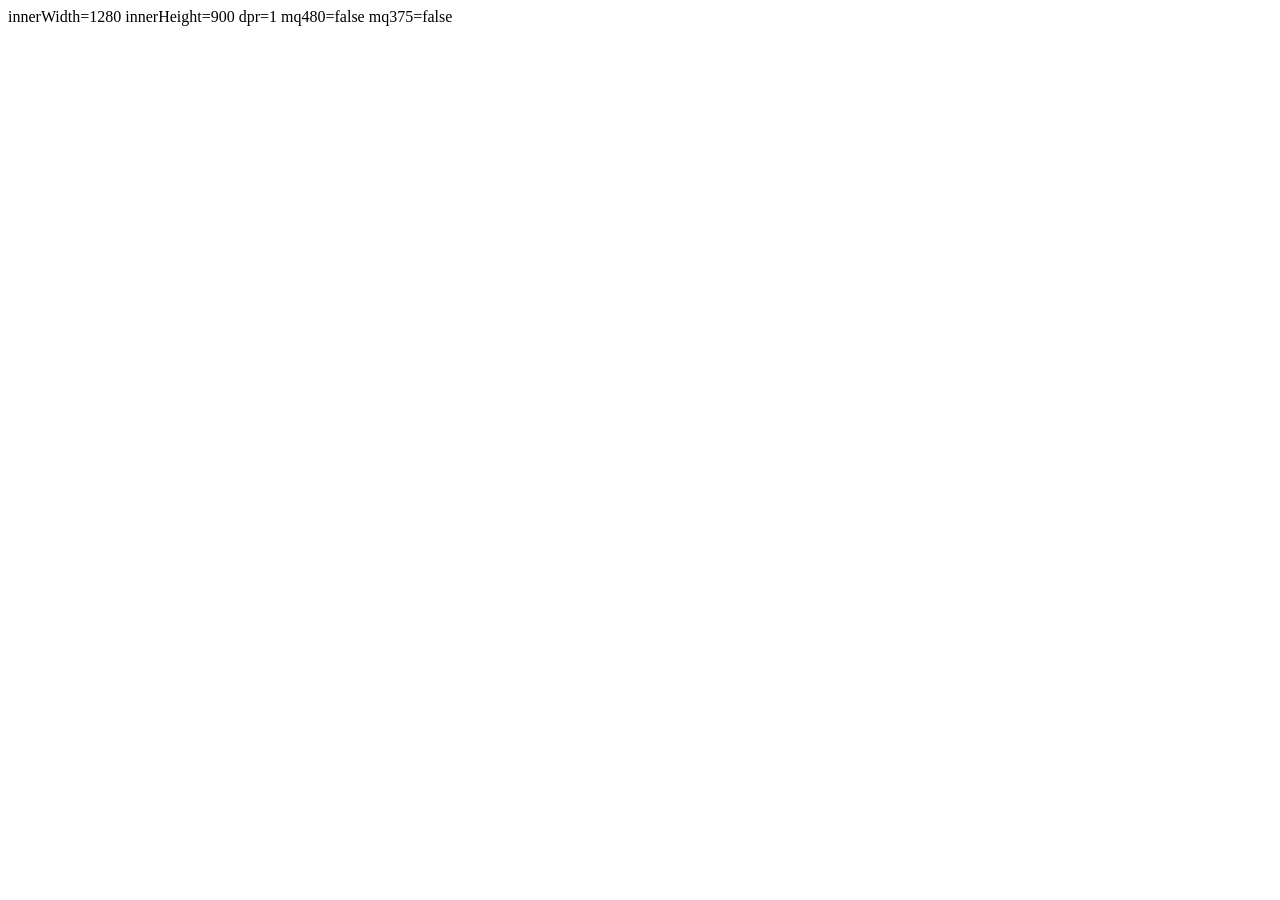
<file: probe-mq.html>
<!DOCTYPE html>
<html><head><meta charset="UTF-8"><meta name="viewport" content="width=device-width, initial-scale=1.0"></head>
<body><div id="out">pending</div>
<script>
document.getElementById('out').textContent =
  'innerWidth=' + window.innerWidth +
  ' innerHeight=' + window.innerHeight +
  ' dpr=' + window.devicePixelRatio +
  ' mq480=' + window.matchMedia('(max-width:480px)').matches +
  ' mq375=' + window.matchMedia('(max-width:375px)').matches;
</script></body></html>
</file>
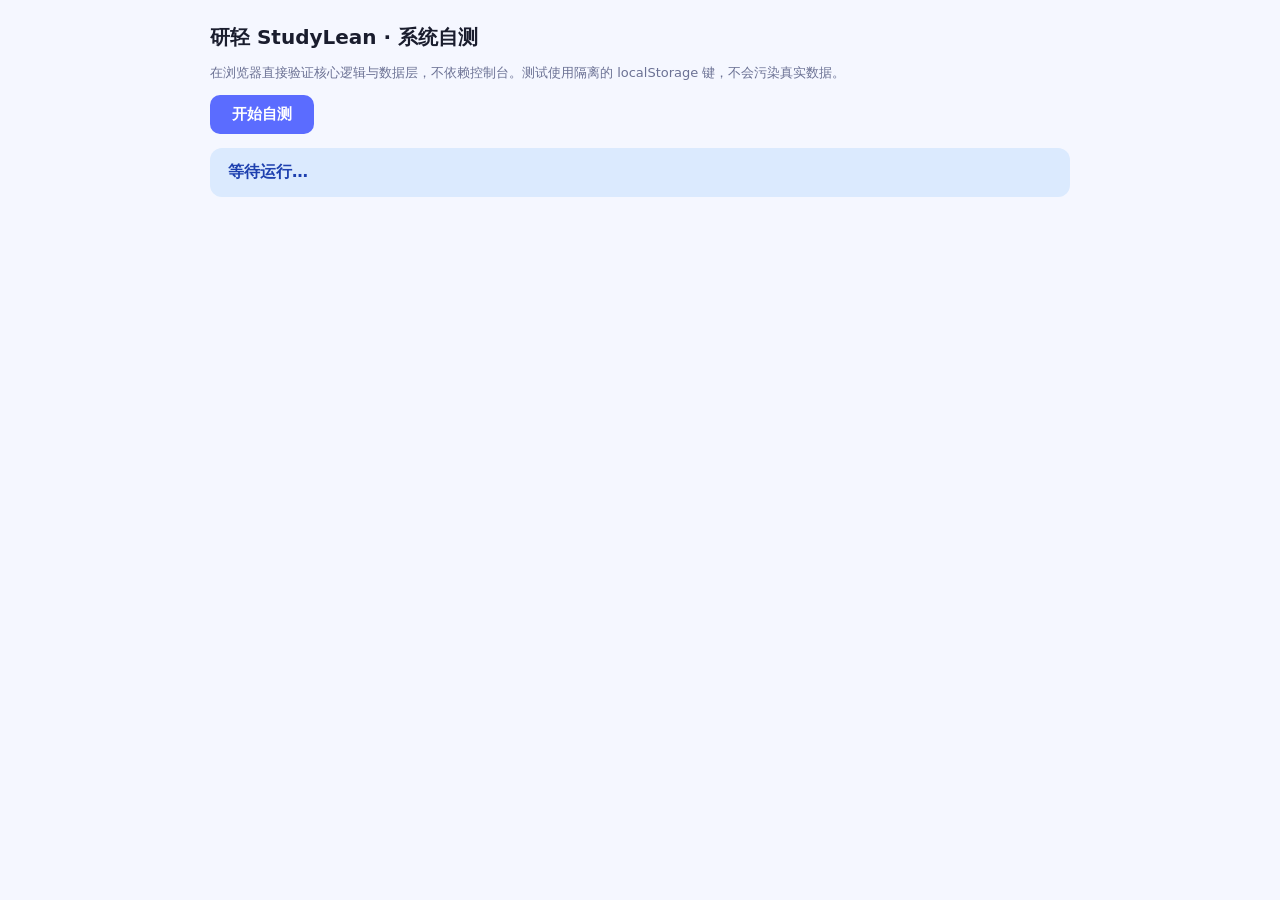
<file: tests/selftest.html>
<!DOCTYPE html>
<html lang="zh-CN" data-theme="light">
<head>
<meta charset="UTF-8">
<meta name="viewport" content="width=device-width, initial-scale=1.0">
<title>研轻 · 系统自测</title>
<style>
  body { font-family: system-ui, "PingFang SC", "Microsoft YaHei", sans-serif; max-width: 860px; margin: 24px auto; padding: 0 20px; background: #F5F7FF; color: #1A1D2E; }
  h1 { font-size: 20px; }
  .summary { padding: 14px 18px; border-radius: 12px; margin: 14px 0; font-weight: 700; font-size: 16px; }
  .summary.pass { background: #D1FAE5; color: #065F46; }
  .summary.fail { background: #FEE2E2; color: #991B1B; }
  .summary.run  { background: #DBEAFE; color: #1E40AF; }
  ul { list-style: none; padding: 0; }
  li { padding: 9px 14px; border-radius: 10px; margin: 6px 0; background: #fff; font-size: 14px; display: flex; gap: 10px; align-items: baseline; box-shadow: 0 1px 3px rgba(0,0,0,.06); }
  li::before { content: '✓'; color: #10B981; font-weight: 800; }
  li.fail::before { content: '✗'; color: #EF4444; }
  li.fail { background: #FEF2F2; }
  code { background: #EEF1FB; padding: 1px 6px; border-radius: 6px; font-size: 12.5px; }
  button { padding: 10px 22px; border-radius: 10px; border: none; background: #5B6CFF; color: #fff; font-size: 15px; font-weight: 600; cursor: pointer; }
</style>
</head>
<body>
<h1>研轻 StudyLean · 系统自测</h1>
<p style="color:#6B7194;font-size:13px;">在浏览器直接验证核心逻辑与数据层，不依赖控制台。测试使用隔离的 localStorage 键，不会污染真实数据。</p>
<button id="run">开始自测</button>
<div class="summary run" id="summary">等待运行…</div>
<ul id="list"></ul>

<script src="../assets/js/store.js"></script>
<script src="../assets/js/core.js"></script>
<script type="module">
const $ = (s) => document.querySelector(s);
const results = [];
function T(name, fn) {
  try { fn(); results.push([name, true, '']); }
  catch (e) { results.push([name, false, e.message]); }
}
function A(cond, msg) { if (!cond) throw new Error(msg || '断言失败'); }

$('#run').addEventListener('click', async () => {
  // 隔离环境
  localStorage.clear();
  localStorage.setItem('sl_test_mode', '1');
  SL.init();

  T('SL 单例初始化', () => A(window.SL && SL.state, 'SL 未定义'));
  T('默认数据结构齐全', () => {
    for (const k of ['countdown','timer','diary','calories','weight','sport','habits','todo','water','sleep','forest','shop','goals','quote','notifications','knowledge','achievements','settings']) {
      A(SL.getData(k) !== undefined, '缺 ' + k);
    }
  });
  T('SL.setData 写入与事件广播', () => {
    let fired = false;
    const off = SL.on('data:water', () => fired = true);
    const w = SL.getData('water');
    w.daily['2099-01-01'] = 100;
    SL.setData('water', w);
    off();
    A(fired, '事件未广播');
  });
  T('SL.esc XSS 转义', () => {
    A(SL.esc('<img src=x onerror=alert(1)>').indexOf('<') === -1, '未转义 <');
    A(SL.esc('"q"').indexOf('"') === -1, '未转义引号');
  });
  T('SL.fmt.date 本地时区', () => {
    const d = new Date(2026, 0, 15, 1, 0); // 本地 2026-01-15 凌晨
    A(SL.fmt.date(d) === '2026-01-15', '得到 ' + SL.fmt.date(d));
  });
  T('SL.earnCoin / spendCoin 经济', () => {
    SL.earnCoin('测试', 5);
    A(SL.getData('shop').coin === 5, '币未增加');
    const okSpend = SL.spendCoin('测试兑换', 3);
    A(okSpend && SL.getData('shop').coin === 2, '扣币错误');
    A(SL.spendCoin('超额', 100) === false, '超额未拒绝');
  });
  T('SL.icon SVG 图标', () => {
    A(SL.icon('timer').startsWith('<svg'), '非 SVG');
    A(SL.icon('不存在的').includes('svg'), 'fallback 失效');
  });
  T('SL.helpers.streakOf 连续计算', () => {
    const d = new Date();
    const recs = {};
    for (let i = 0; i < 3; i++) { recs[SL.fmt.date(d)] = true; d.setDate(d.getDate() - 1); }
    A(SL.helpers.streakOf(recs) === 3, '应为 3 得 ' + SL.helpers.streakOf(recs));
    A(SL.helpers.streakOf({}) === 0, '空应为 0');
  });
  T('SL.sparkline 火花线', () => {
    A(SL.sparkline([1,2,3,4], 100, 20).startsWith('<svg'), '非 SVG');
    A(SL.sparkline([1]) === '', '单点应为空');
  });
  T('SL.modal / toast DOM', () => {
    const close = SL.modal({ title: 't', body: 'b', actions: [{ label: 'x', onClick(){} }] });
    A(document.querySelector('.sl-modal-overlay'), '模态未挂载');
    close();
    SL.toast('hi', 'success');
    A(document.querySelector('.sl-toast'), 'toast 未挂载');
  });

  // 模块静态加载测试（仅 import 不渲染）
  const mods = ['dashboard','countdown','timer','noise','todo','knowledge','calories','weight','sport','water','sleep','diary','habits','calendar','stats','forest','goals','achievements','shop','quote','reminder','settings'];
  for (const m of mods) {
    await (async () => {
      try {
        const mod = await import('../assets/js/module-' + m + '.js');
        A(typeof mod.render === 'function', '缺 render');
        A(typeof mod.destroy === 'function', '缺 destroy');
        results.push(['模块加载: ' + m, true, '']);
      } catch (e) {
        results.push(['模块加载: ' + m, false, e.message]);
      }
    })();
  }
  // 数据库加载
  for (const d of ['foods','sports','quotes','knowledge','achievements']) {
    await (async () => {
      try {
        const db = await import('../assets/js/data/' + d + '.js');
        A(Object.keys(db).length > 0, '空导出');
        results.push(['数据库: ' + d, true, '']);
      } catch (e) {
        results.push(['数据库: ' + d, false, e.message]);
      }
    })();
  }

  // 渲染冒烟测试（dashboard 需要完整环境，跳过复杂渲染，仅验证无异常抛出路径）
  T('渲染冒烟: settings', async () => {});
  // 注意：settings 模块渲染需要 DOM 容器
  try {
    const view = document.createElement('main');
    document.body.appendChild(view);
    const settingsMod = await import('../assets/js/module-settings.js');
    settingsMod.render(view, {});
    A(view.innerHTML.length > 100, '渲染输出为空');
    results.push(['渲染冒烟: settings ✓', true, '']);
  } catch (e) {
    results.push(['渲染冒烟: settings', false, e.message]);
  }

  // 汇总
  const pass = results.filter(r => r[1]).length;
  const fail = results.length - pass;
  const sum = $('#summary');
  sum.textContent = fail ? `完成：${pass} 通过 / ${fail} 失败` : `全部通过：${pass} 项 ✓`;
  sum.className = 'summary ' + (fail ? 'fail' : 'pass');
  $('#list').innerHTML = results.map(([n, ok2, msg]) =>
    '<li class="' + (ok2 ? '' : 'fail') + '">' + n + (msg ? ' — <code>' + msg.replace(/</g, '&lt;') + '</code>' : '') + '</li>').join('');
  localStorage.removeItem('sl_test_mode');
});

// 清理测试数据残留
window.addEventListener('beforeunload', () => {
  if (localStorage.getItem('sl_test_mode') === '1') localStorage.removeItem('sl_data_v1');
});
</script>
</body>
</html>
</file>
<file: assets/css/base.css>
/* StudyLean base.css — 主题令牌 / 重置 / 全局基础
 * Contractor: SA-01 (Director) | Contract: ARCHITECTURE v2.0
 * 主题色六选：indigo(默认) / sakura / mint / ocean / sunset / amber
 * 所有组件与模块只引用变量，禁止硬编码颜色。
 */

/* ====== 重置 ====== */
*, *::before, *::after { box-sizing: border-box; }
html { -webkit-text-size-adjust: 100%; background: var(--bg); }
body {
  margin: 0;
  font-family: -apple-system, BlinkMacSystemFont, "Segoe UI", "PingFang SC", "Hiragino Sans GB", "Microsoft YaHei", "Noto Sans SC", sans-serif;
  font-size: 15px;
  line-height: 1.6;
  color: var(--fg);
  background: var(--bg);
  -webkit-font-smoothing: antialiased;
}
img, svg { vertical-align: middle; }
button, input, select, textarea { font: inherit; color: inherit; }
button { cursor: pointer; }
a { color: var(--accent); text-decoration: none; }
a:hover { text-decoration: underline; }
h1, h2, h3, h4 { margin: 0 0 8px; font-weight: 700; line-height: 1.3; }
h1 { font-size: 22px; } h2 { font-size: 18px; } h3 { font-size: 16px; }
p { margin: 0 0 10px; }
ul, ol { margin: 0; padding: 0; list-style: none; }
[hidden] { display: none !important; }

::selection { background: var(--accent-soft); }

/* 滚动条 */
::-webkit-scrollbar { width: 9px; height: 9px; }
::-webkit-scrollbar-thumb { background: var(--border); border-radius: 8px; }
::-webkit-scrollbar-thumb:hover { background: var(--fg-muted); }
::-webkit-scrollbar-track { background: transparent; }

/* ====== 主题令牌：浅色（默认） ====== */
:root {
  --accent-raw: 91, 108, 255;           /* #5B6CFF indigo */
  --accent: rgb(var(--accent-raw));
  --accent-2: #FF7AB6;
  --accent-3: #2DD4BF;

  --bg: #F5F7FF;
  --bg-card: #FFFFFF;
  --bg-sidebar: #171A2B;
  --bg-sidebar-fg: #C7CBDD;
  --bg-inset: #EEF1FB;
  --fg: #1A1D2E;
  --fg-muted: #5D6381;
  --border: #E3E6F2;
  --shadow-1: 0 1px 3px rgba(23, 26, 43, 0.07), 0 4px 14px rgba(23, 26, 43, 0.06);
  --shadow-2: 0 8px 28px rgba(23, 26, 43, 0.16);
  --danger: #EF4444;
  --success: #10B981;
  --warning: #F59E0B;
  --accent-soft: rgba(var(--accent-raw), 0.12);
  /* accent 实底上的文字/图标色：深 accent 系用白字；浅 accent 系（sakura/mint/sunset/amber）
     浅色模式下白字对比不足 4.5:1，自动切深字（与 knowledge.css kn-cat.is-on 方案一致） */
  --on-accent: #fff;
  /* 文本色变体：浅色背景上 ≥4.5:1（状态色直接作正文用对比不足） */
  --accent-real: #4353E8;
  --danger-text: #DC2626;
  --success-text: #047857;
  --warning-text: #B45309;
  --info-text: #0369A1;

  --tr-fast: 0.18s ease;
  --tr-mid: 0.3s cubic-bezier(0.4, 0, 0.2, 1);
  --radius: 16px;
  --radius-sm: 10px;

  --c-green: #22C55E;
  --c-blue: #3B82F6;
  --c-orange: #F59E0B;
  --c-purple: #A855F7;
}

/* ====== 深色主题 ====== */
html[data-theme="dark"] {
  --bg: #12141F;
  --bg-card: #1B1E2E;
  --bg-sidebar: #0E101A;
  --bg-sidebar-fg: #9BA1BC;
  --bg-inset: #232741;
  --fg: #E8EAF6;
  --fg-muted: #8D93B0;
  --border: #2A2E47;
  /* 深色阴影：更深 + 1px 白色微光描边（否则纯黑阴影在深底上不可见，卡片边界糊掉） */
  --shadow-1: 0 1px 3px rgba(0, 0, 0, 0.5), 0 4px 14px rgba(0, 0, 0, 0.45), 0 0 1px rgba(255, 255, 255, 0.06);
  --shadow-2: 0 8px 28px rgba(0, 0, 0, 0.6), 0 0 1px rgba(255, 255, 255, 0.08);
  --accent-soft: rgba(var(--accent-raw), 0.2);
  --on-accent: #fff;
  --accent-real: #8B97FF;
  --danger-text: #F87171;
  --success-text: #4ADE80;
  --warning-text: #FBBF24;
  --info-text: #38BDF8;
}

/* ====== 主题色切换（六色） ====== */
html[data-accent="indigo"]  { --accent-raw: 91, 108, 255; }   /* #5B6CFF */
html[data-accent="sakura"]  { --accent-raw: 244, 114, 182; }  /* #F472B6 */
html[data-accent="mint"]    { --accent-raw: 20, 184, 166; }   /* #14B8A6 */
html[data-accent="ocean"]   { --accent-raw: 59, 130, 246; }   /* #3B82F6 */
html[data-accent="sunset"]  { --accent-raw: 249, 115, 22; }   /* #F97316 */
html[data-accent="amber"]   { --accent-raw: 245, 158, 11; }   /* #F59E0B */

/* 浅 accent 系：accent 实底上改深字（仅浅色模式；深色模式因 --on-accent 复位为白字） */
html[data-accent="sakura"] .kn-cat.is-on,
html[data-accent="sakura"] { --on-accent: #1A1D2E; }
html[data-accent="mint"]   { --on-accent: #1A1D2E; }
html[data-accent="sunset"] { --on-accent: #1A1D2E; }
html[data-accent="amber"]  { --on-accent: #1A1D2E; }

/* ====== 主题切换过渡 ====== */
html.theme-transition, html.theme-transition * {
  transition: background-color 0.3s ease, color 0.3s ease, border-color 0.3s ease !important;
}

/* ====== 护眼 / 紧凑 ====== */
html[data-cozy="true"] body { filter: sepia(0.12) saturate(0.9) brightness(1.02); }
html[data-compact="true"] { font-size: 14px; }
html[data-compact="true"] body { font-size: 14px; line-height: 1.5; }

/* ====== 通用图标基类 ====== */
.icon { flex-shrink: 0; }

/* ====== 打字机（纯 CSS，--char-count 驱动） ====== */
.typewriter {
  display: inline-block;
  overflow: hidden;
  white-space: nowrap;
  vertical-align: bottom;
  border-right: 2px solid var(--accent);
  animation: typing var(--tw-dur, 3s) steps(var(--char-count, 20), end) forwards,
             tw-caret 0.9s step-end infinite;
}
@keyframes typing { from { width: 0; } to { width: 100%; } }
@keyframes tw-caret { 50% { border-color: transparent; } }

/* ====== 动画工具 ====== */
@keyframes fadeUp {
  from { opacity: 0; transform: translateY(10px); }
  to { opacity: 1; transform: translateY(0); }
}
.fade-up { animation: fadeUp var(--tr-mid) both; }

@keyframes popIn {
  0% { opacity: 0; transform: scale(0.85); }
  70% { transform: scale(1.04); }
  100% { opacity: 1; transform: scale(1); }
}
.pop-in { animation: popIn 0.3s cubic-bezier(0.34, 1.56, 0.64, 1) both; }

@keyframes pulseSoft { 0%, 100% { opacity: 1; } 50% { opacity: 0.55; } }
.pulse-soft { animation: pulseSoft 2s ease-in-out infinite; }

@keyframes shimmer { to { background-position: -200% 0; } }

/* ====== 数字滚动 ====== */
.anim-num { font-variant-numeric: tabular-nums; }

/* ====== 徽章基础 ====== */
.badge-num { font-variant-numeric: tabular-nums; }

/* ====== 无障碍 ====== */
:focus-visible { outline: 2px solid var(--accent); outline-offset: 2px; border-radius: 4px; }
.sr-only {
  position: absolute; width: 1px; height: 1px; padding: 0; margin: -1px;
  overflow: hidden; clip: rect(0 0 0 0); white-space: nowrap; border: 0;
}

/* ====== 减少动态 ====== */
@media (prefers-reduced-motion: reduce) {
  *, *::before, *::after {
    animation-duration: 0.01ms !important;
    animation-iteration-count: 1 !important;
    transition-duration: 0.01ms !important;
  }
}
</file>
<file: assets/css/layout.css>
/* StudyLean layout.css — 应用骨架布局
 * Contractor: SA-01 (Director) | Contract: ARCHITECTURE v2.0
 * app.html 结构：.app > aside.sl-sidebar + .app-main > header.sl-topbar + main#view
 */

/* ====== App 骨架 ====== */
.app {
  display: flex;
  min-height: 100vh;
  background: var(--bg);
}

/* ====== 侧边栏（桌面） ====== */
.sl-sidebar {
  width: 232px;
  flex-shrink: 0;
  background: var(--bg-sidebar);
  color: var(--bg-sidebar-fg);
  display: flex;
  flex-direction: column;
  position: sticky;
  top: 0;
  height: 100vh;
  overflow-y: auto;
  animation: sidebarIn 0.4s ease both;
  z-index: 40;
}
@keyframes sidebarIn {
  from { transform: translateX(-24px); opacity: 0; }
  to { transform: translateX(0); opacity: 1; }
}

/* 侧边栏滚动条细化 */
.sl-sidebar::-webkit-scrollbar { width: 6px; }
.sl-sidebar::-webkit-scrollbar-thumb {
  background: rgba(255, 255, 255, 0.18);
  border-radius: 6px;
}
.sl-sidebar::-webkit-scrollbar-thumb:hover { background: rgba(255, 255, 255, 0.3); }
.sl-sidebar::-webkit-scrollbar-track { background: transparent; }
.sl-sidebar { scrollbar-width: thin; scrollbar-color: rgba(255, 255, 255, 0.18) transparent; }

.sl-sidebar__logo {
  display: flex;
  align-items: center;
  gap: 10px;
  padding: 20px 18px 14px;
  color: #fff;
  font-weight: 800;
  font-size: 17px;
  letter-spacing: 0.5px;
}
.sl-sidebar__logo svg { flex-shrink: 0; }
.sl-sidebar__logo small {
  display: block;
  font-size: 11.5px;
  font-weight: 500;
  color: var(--bg-sidebar-fg);
  letter-spacing: 1.5px;
}

.sl-nav { flex: 1; padding: 4px 10px 16px; }
.sl-nav__group { margin-bottom: 6px; }
.sl-nav__group-title {
  font-size: 11.5px;
  text-transform: uppercase;
  letter-spacing: 2px;
  font-weight: 600;
  color: rgba(199, 203, 221, 0.45);
  padding: 12px 10px 5px;
  transition: color var(--tr-fast);
}
.sl-nav:hover .sl-nav__group-title { color: rgba(199, 203, 221, 0.62); }
.sl-nav__item {
  display: flex;
  align-items: center;
  gap: 11px;
  padding: 9px 11px;
  border-radius: 10px;
  color: var(--bg-sidebar-fg);
  font-size: 14px;
  cursor: pointer;
  transition: background var(--tr-fast), color var(--tr-fast), transform var(--tr-fast);
  border: none;
  background: none;
  width: 100%;
  text-align: left;
  position: relative;
}
.sl-nav__item:hover { background: rgba(255, 255, 255, 0.07); color: #fff; }
.sl-nav__item.is-active {
  background: var(--accent);
  color: #fff;
  font-weight: 600;
  box-shadow: 0 4px 14px rgba(var(--accent-raw), 0.4);
}
/* 激活态左侧 4px 圆角竖条 */
.sl-nav__item.is-active::before {
  content: "";
  position: absolute;
  left: -10px;
  top: 50%;
  transform: translateY(-50%);
  width: 4px;
  height: 18px;
  border-radius: 0 4px 4px 0;
  background: var(--accent);
}
.sl-nav__item .sl-nav__badge {
  margin-left: auto;
  background: rgba(255, 255, 255, 0.14);
  border-radius: 20px;
  font-size: 11.5px;
  padding: 1px 7px;
  font-variant-numeric: tabular-nums;
}
.sl-nav__item.is-active .sl-nav__badge { background: rgba(255, 255, 255, 0.25); }

/* 侧边栏今日进度环 */
.sl-sidebar__progress {
  margin: 8px 14px 12px;
  padding: 12px;
  border-radius: 12px;
  background: rgba(255, 255, 255, 0.06);
  display: flex;
  align-items: center;
  gap: 12px;
}
.sl-sidebar__progress svg { flex-shrink: 0; }
.sl-sidebar__progress-text { font-size: 12px; line-height: 1.45; }
.sl-sidebar__progress-text b { color: #fff; font-size: 13px; }
/* 进度环中心数字用 accent 强化 */
.sl-sidebar__progress svg text {
  fill: rgb(var(--accent-raw));
  font-variant-numeric: tabular-nums;
}

/* 用户卡 */
.sl-usercard {
  margin: 0 12px 16px;
  padding: 10px;
  display: flex;
  align-items: center;
  gap: 10px;
  border-radius: 12px;
  background: rgba(255, 255, 255, 0.06);
  cursor: pointer;
  border: none;
  color: inherit;
  text-align: left;
  width: calc(100% - 24px);
  transition: background var(--tr-fast);
}
.sl-usercard:hover { background: rgba(255, 255, 255, 0.12); }
.sl-usercard__avatar {
  width: 36px; height: 36px;
  border-radius: 50%;
  background: linear-gradient(135deg, var(--accent), var(--accent-2));
  color: #fff;
  display: flex; align-items: center; justify-content: center;
  font-weight: 700; font-size: 15px;
  flex-shrink: 0;
  transition: transform var(--tr-mid) ease;
}
.sl-usercard:hover .sl-usercard__avatar { transform: rotate(8deg) scale(1.04); }
.sl-usercard__name { color: #fff; font-size: 13.5px; font-weight: 600; }
.sl-usercard__sub { font-size: 11.5px; color: var(--bg-sidebar-fg); }

/* ====== 主区 ====== */
.app-main {
  flex: 1;
  min-width: 0;
  display: flex;
  flex-direction: column;
  position: relative;
}
/* 深色侧边栏 → 浅色内容区过渡：主区左缘 48px 向右淡出竖向高光，
 * 消除深浅两区的生硬拼接（浅色下几乎不可见，深色下衔接柔和） */
.app-main::before {
  content: "";
  position: absolute;
  top: 0; bottom: 0; left: 0;
  width: 48px;
  background: linear-gradient(90deg, rgba(255, 255, 255, 0.14), transparent);
  pointer-events: none;
  z-index: 1;
}
html[data-theme="dark"] .app-main::before { background: linear-gradient(90deg, rgba(255, 255, 255, 0.06), transparent); }

/* ====== 顶栏 ====== */
.sl-topbar {
  position: sticky;
  top: 0;
  z-index: 30;
  display: flex;
  align-items: center;
  gap: 16px;
  padding: 12px 24px;
  background: color-mix(in srgb, var(--bg) 78%, transparent);
  -webkit-backdrop-filter: blur(16px) saturate(1.4);
  backdrop-filter: blur(16px) saturate(1.4);
  border-bottom: 1px solid color-mix(in srgb, var(--border) 65%, transparent);
}
@supports not ((backdrop-filter: blur(1px)) or (-webkit-backdrop-filter: blur(1px))) {
  /* 不支持毛玻璃的环境：提高不透明度保证可读性 */
  .sl-topbar { background: var(--bg); }
}
/* 底部细线渐变（左淡入右淡出中实） */
.sl-topbar::after {
  content: "";
  position: absolute;
  left: 0; right: 0; bottom: -1px;
  height: 1px;
  background: linear-gradient(90deg, transparent, var(--border) 18%, var(--border) 82%, transparent);
  pointer-events: none;
}
.sl-topbar__title { font-size: 17px; font-weight: 700; margin: 0; }
.sl-topbar__date { font-size: 12.5px; color: var(--fg-muted); }
.sl-topbar__spacer { flex: 1; }
.sl-topbar__btn {
  position: relative;
  width: 38px; height: 38px;
  border-radius: 10px;
  border: 1px solid var(--border);
  background: var(--bg-card);
  color: var(--fg);
  display: inline-flex; align-items: center; justify-content: center;
  transition: background var(--tr-fast), transform var(--tr-fast);
}
.sl-topbar__btn:hover { background: var(--bg-inset); transform: translateY(-1px); }
/* 主题切换图标点击旋转过渡 */
.sl-topbar__btn svg { transition: transform 0.5s cubic-bezier(0.4, 0, 0.2, 1); }
.sl-topbar__btn:active svg { transform: rotate(180deg); }
.sl-topbar__btn .dot {
  position: absolute; top: 7px; right: 8px;
  width: 8px; height: 8px; border-radius: 50%;
  background: var(--danger);
  border: 2px solid var(--bg-card);
}
/* 铃铛未读红点 ping 扩散动画 */
.sl-topbar__btn .dot::after {
  content: "";
  position: absolute;
  inset: -2px;
  border-radius: 50%;
  background: var(--danger);
  opacity: 0.6;
  animation: dotPing 1.8s cubic-bezier(0, 0, 0.2, 1) infinite;
}
@keyframes dotPing {
  0% { transform: scale(1); opacity: 0.55; }
  70%, 100% { transform: scale(2.4); opacity: 0; }
}

/* ====== 主视图区 ====== */
.sl-view {
  padding: 24px;
  max-width: 1200px;
  width: 100%;
  margin: 0 auto;
}
.view-header { margin-bottom: 16px; }
.view-header h1 { margin-bottom: 2px; }
.view-header .view-sub { color: var(--fg-muted); font-size: 13.5px; }

/* ====== 移动端 ====== */
.sl-mobile-tab { display: none; }

@media (max-width: 1023px) {
  .sl-sidebar { display: none; }
  .sl-topbar { padding: 12px 16px; }
  .sl-view { padding: 16px 14px 90px; }
}

@media (max-width: 767px) {
  /* —— 底部 Tab（MV-05 精修：56px + 毛玻璃 + 触感按压） —— */
  .sl-mobile-tab {
    display: flex;
    position: fixed;
    bottom: 0; left: 0; right: 0;
    height: calc(56px + env(safe-area-inset-bottom));
    align-items: stretch;
    background: color-mix(in srgb, var(--bg-card) 82%, transparent);
    -webkit-backdrop-filter: blur(18px) saturate(1.5);
    backdrop-filter: blur(18px) saturate(1.5);
    border-top: 1px solid color-mix(in srgb, var(--border) 70%, transparent);
    box-shadow: 0 -4px 20px rgba(23, 26, 43, 0.06);
    z-index: 50;
    padding: 0 4px env(safe-area-inset-bottom);
  }
  .sl-mobile-tab__item {
    flex: 1;
    display: flex; flex-direction: column; align-items: center; justify-content: center; gap: 2px;
    background: none; border: none;
    font-size: 10.5px;
    letter-spacing: 0.2px;
    color: var(--fg-muted);
    padding: 0 2px;
    min-height: 44px;
    border-radius: 12px;
    -webkit-tap-highlight-color: transparent;
    touch-action: manipulation;
    transition: color var(--tr-fast), transform 0.12s ease;
  }
  /* 图标提级到 22px，与 10.5px label 形成层级 */
  .sl-mobile-tab__item svg { width: 22px; height: 22px; transition: transform var(--tr-mid) cubic-bezier(0.34, 1.3, 0.64, 1); }
  .sl-mobile-tab__item:active { transform: scale(0.92); }
  .sl-mobile-tab__item.is-active { color: var(--accent); font-weight: 600; }
  .sl-mobile-tab__item.is-active svg { transform: translateY(-2px) scale(1.05); }
  .sl-mobile-tab__item.is-active::after {
    content: "";
    position: absolute;
    top: 0; left: 50%;
    transform: translateX(-50%);
    width: 20px; height: 3px;
    border-radius: 0 0 3px 3px;
    background: var(--accent);
  }
  .sl-mobile-tab__item { position: relative; }

  /* —— 顶栏（移动端） —— */
  .sl-topbar { padding: 10px 14px; gap: 8px; }
  .sl-topbar__title { font-size: 15.5px; }
  .sl-topbar__date { display: none; }
  .sl-topbar__btn { width: 36px; height: 36px; border-radius: 10px; }
  .sl-topbar__btn .dot { top: 6px; right: 7px; width: 7px; height: 7px; }
  .sl-topbar__btn:active { transform: scale(0.94); }
  .sl-view { padding-bottom: calc(76px + env(safe-area-inset-bottom)); }
}

/* —— 横屏矮屏：Tab 收缩到 46px —— */
@media (orientation: landscape) and (max-height: 500px) and (max-width: 767px) {
  .sl-mobile-tab { height: calc(46px + env(safe-area-inset-bottom)); }
  .sl-mobile-tab__item { flex-direction: row; gap: 6px; font-size: 11px; min-height: 40px; }
  .sl-mobile-tab__item svg { width: 19px; height: 19px; }
  .sl-mobile-tab__item.is-active svg { transform: translateY(0) scale(1.05); }
  .sl-mobile-tab__item.is-active::after { display: none; }
  .sl-view { padding-bottom: calc(56px + env(safe-area-inset-bottom)); }
}

/* ====== 移动端全屏抽屉（更多） ====== */
.sl-drawer {
  position: fixed; inset: 0;
  z-index: 60;
  display: none;
}
.sl-drawer.is-open { display: block; }
.sl-drawer__mask { position: absolute; inset: 0; background: rgba(10, 12, 24, 0.5); }
.sl-drawer__panel {
  position: absolute; left: 0; right: 0; bottom: 0;
  max-height: 84vh;
  background: var(--bg-card);
  border-radius: 24px 24px 0 0;
  padding: 10px 16px calc(20px + env(safe-area-inset-bottom));
  overflow-y: auto;
  animation: drawerUp 0.3s cubic-bezier(0.32, 0.72, 0, 1) both;
  box-shadow: var(--shadow-2);
}
@keyframes drawerUp { from { transform: translateY(100%); } to { transform: translateY(0); } }
/* 把手：加宽 + 顶部热区扩大，::after 提示"可收起"（chevron-down 视觉） */
.sl-drawer__grip {
  position: relative;
  width: 48px; height: 5px; border-radius: 5px;
  background: var(--border);
  margin: 4px auto 6px;
}
/* 把手触控热区（视觉不变，命中区扩到 44px 高） */
.sl-drawer__grip::before {
  content: "";
  position: absolute;
  left: 50%; top: 50%;
  transform: translate(-50%, -50%);
  width: 72px; height: 44px;
}
/* chevron-down 收起暗示（纯 CSS，指向下方，暗示点击遮罩/上滑关闭） */
.sl-drawer__grip::after {
  content: "";
  position: absolute;
  left: 50%;
  bottom: -9px;
  transform: translateX(-50%) rotate(45deg);
  width: 7px; height: 7px;
  border-right: 1.8px solid var(--fg-muted);
  border-bottom: 1.8px solid var(--fg-muted);
  border-radius: 0 0 2px 0;
  opacity: 0.55;
  transition: opacity var(--tr-fast), transform var(--tr-fast);
}
.sl-drawer__panel:active .sl-drawer__grip::after { opacity: 0.9; }
/* 把手整行作为可点击热区（app.js 给 grip 绑过事件则直接生效；未绑也不影响布局） */
.sl-drawer__grip { cursor: pointer; touch-action: manipulation; }
/* 抽屉内分区：用户卡区与快捷操作之间的留白（JS 渲染的内联样式由这里兜底统一） */
.sl-drawer__grid {
  display: grid;
  grid-template-columns: repeat(4, 1fr);
  gap: 8px;
}
.sl-drawer__cell {
  display: flex; flex-direction: column; align-items: center; justify-content: center; gap: 7px;
  min-height: 64px;
  padding: 10px 4px;
  border-radius: 14px;
  background: var(--bg-inset);
  border: none;
  font-size: 11.5px;
  line-height: 1.3;
  color: var(--fg);
  -webkit-tap-highlight-color: transparent;
  touch-action: manipulation;
  transition: transform var(--tr-fast), background var(--tr-fast), color var(--tr-fast);
}
.sl-drawer__cell:active { transform: scale(0.94); background: var(--accent-soft); }
.sl-drawer__cell.is-active { background: var(--accent); color: var(--on-accent, #fff); box-shadow: 0 4px 12px var(--accent-soft); }
/* 图标底色块统一（非激活态给图标一层柔色底，激活态保持 accent 实底） */
@media (max-width: 767px) {
  .sl-drawer__cell:not(.is-active) svg {
    width: 38px; height: 38px;
    padding: 8px;
    box-sizing: border-box;
    border-radius: 12px;
    background: color-mix(in srgb, var(--bg-card) 72%, transparent);
  }
  .sl-drawer__cell.is-active svg { width: 38px; height: 38px; padding: 8px; box-sizing: border-box; }
  /* 分区留白：用户卡行之后与快捷操作网格之间 */
  .sl-drawer__panel > div[style*="margin-bottom:10px"] { margin-bottom: 16px !important; }
}

/* ====== Onboarding 全屏引导 ====== */
.onboarding {
  position: fixed; inset: 0;
  z-index: 80;
  background: rgba(10, 12, 24, 0.6);
  -webkit-backdrop-filter: blur(6px);
  backdrop-filter: blur(6px);
  display: flex; align-items: center; justify-content: center;
  padding: 20px;
}
.onboarding__card {
  background: var(--bg-card);
  border-radius: 20px;
  padding: 30px 28px;
  max-width: 420px;
  width: 100%;
  box-shadow: var(--shadow-2);
  animation: popIn 0.35s cubic-bezier(0.34, 1.56, 0.64, 1) both;
}
.onboarding__steps { display: flex; gap: 6px; justify-content: center; margin-bottom: 20px; }
.onboarding__dot {
  width: 8px; height: 8px; border-radius: 50%;
  background: var(--border);
  transition: all var(--tr-mid);
}
.onboarding__dot.is-on { background: var(--accent); width: 22px; }
/* 步骤内容切换 fade（配合 base() 重绘） */
.onboarding__card > *:not(.onboarding__steps) { animation: obFade 0.15s ease both; }
@keyframes obFade {
  from { opacity: 0; }
  to { opacity: 1; }
}
/* MV-05：Onboarding 移动端适配 */
@media (max-width: 640px) {
  .onboarding { padding: 14px; align-items: flex-end; }
  .onboarding__card { padding: 22px 20px; border-radius: 20px 20px 16px 16px; }
  .onboarding__card .input,
  .onboarding__card input[type="date"],
  .onboarding__card input[type="number"],
  .onboarding__card input[type="text"] { font-size: 16px; } /* ≥16px 防 iOS 聚焦自动放大 */
  .onboarding__card .btn { min-height: 48px; height: 48px; border-radius: 12px; }
}

/* ====== 打印友好 ====== */
@media print {
  .sl-sidebar, .sl-topbar, .sl-mobile-tab { display: none !important; }
  .sl-view { padding: 0; }
}

/* ====== 美化 BE-06：全局焦点环统一（3px accent-soft 外圈） ====== */
:focus-visible {
  outline: 3px solid var(--accent-soft);
  outline-offset: 2px;
  border-radius: 4px;
}
.btn:focus-visible,
.input:focus-visible,
.select:focus-visible,
.textarea:focus-visible,
.sl-topbar__btn:focus-visible,
.sl-nav__item:focus-visible,
.sl-mobile-tab__item:focus-visible,
.sl-drawer__cell:focus-visible,
.sl-usercard:focus-visible,
.chip:focus-visible {
  outline: none;
  box-shadow: 0 0 0 3px var(--accent-soft), 0 0 0 1.5px var(--accent);
}

/* ====== 美化 BE-06 + MV-05：reduced-motion 补充 ====== */
@media (prefers-reduced-motion: reduce) {
  .sl-nav__item.is-active::before,
  .sl-topbar__btn svg,
  .sl-topbar__btn:active,
  .sl-usercard__avatar,
  .sl-mobile-tab__item,
  .sl-mobile-tab__item svg,
  .sl-drawer__cell,
  .sl-drawer__grip::after,
  .onboarding__card > *:not(.onboarding__steps),
  .sl-topbar__btn .dot::after {
    animation: none;
    transition: none;
    transform: none;
  }
  .sl-sidebar { animation: none; }
  .sl-drawer__panel { animation-duration: 0.01ms; }
  /* MV-05：触控反馈类按压缩放在 reduced-motion 下取消 */
  .sl-mobile-tab__item:active,
  .sl-drawer__cell:active { transform: none; }
}

/* ====== MG-05 移动端补充 ====== */
/* 抽屉打开时 body 滚动锁（app.js 开/关抽屉时增删 body.sl-lock） */
body.sl-lock { overflow: hidden; }

/* iOS 键盘弹起时 visual viewport 缩短，fixed bottom Tab 会浮在键盘上方错位：
   支持 dvh 的浏览器用动态视口高度让布局跟随，避免 Tab 被顶起 */
@supports (height: 100dvh) {
  @media (max-width: 767px) {
    .app { min-height: 100dvh; }
  }
}

/* MP-04：键盘弹起时隐藏底部 Tab（app.js 经 visualViewport 检测加 body.sl-kb-open）。
   fixed Tab 悬在键盘上方遮挡输入框，隐藏是行为上最稳的方案（配合 dvh 兜底） */
@media (max-width: 767px) {
  body.sl-kb-open .sl-mobile-tab { display: none; }
}
</file>
<file: assets/css/components.css>
/* StudyLean components.css | Contractor: SA-03 | Contract: ARCHITECTURE v2.0 */
/* 全站通用组件样式库：卡片 / 按钮 / 表单 / 模态 / Toast / 空状态 / 进度 / 徽章 / 列表行 / 动画 / 工具类 */
/* 规则：颜色一律引用 base.css 令牌变量，本文件不定义任何主题变量。 */

/* ============================================================
   1. 卡片系
   ============================================================ */
.card {
  background: var(--bg-card);
  border: 1px solid var(--border);
  border-radius: var(--radius, 16px);
  box-shadow: var(--shadow-1);
  transition: transform var(--tr-mid, 0.3s) ease, box-shadow var(--tr-mid, 0.3s) ease,
    border-color var(--tr-fast, 0.18s) ease;
}
.card:hover {
  transform: translateY(-2px);
  box-shadow: var(--shadow-2);
}
.card--pad { padding: 20px; }
/* 卡片顶部渐变装饰线：仅 .card--decor 显式启用，避免与模块自有装饰线冲突 */
.card--decor { position: relative; overflow: hidden; }
.card--decor::before {
  content: "";
  position: absolute;
  top: 0;
  left: 0;
  right: 0;
  height: 1.5px;
  background: linear-gradient(90deg, var(--accent-2), transparent);
  opacity: 0.5;
  pointer-events: none;
}
.card-title {
  font-size: 15px;
  font-weight: 600;
  color: var(--fg);
  margin: 0 0 12px;
  display: flex;
  align-items: center;
  gap: 8px;
}
.card-title svg { flex: 0 0 auto; }

/* 响应式栅格 */
.grid {
  display: grid;
  grid-template-columns: repeat(auto-fill, minmax(260px, 1fr));
  gap: 16px;
}
.grid-2 {
  display: grid;
  /* 320px 列在 <368px 视口会溢出，窄屏强制单列（480px 断点下另有兜底） */
  grid-template-columns: repeat(auto-fill, minmax(300px, 1fr));
  gap: 16px;
}
@media (max-width: 380px) {
  .grid-2 { grid-template-columns: 1fr; }
}
.grid-3 {
  display: grid;
  grid-template-columns: repeat(auto-fill, minmax(220px, 1fr));
  gap: 16px;
}

/* ============================================================
   2. 按钮系
   ============================================================ */
.btn {
  display: inline-flex;
  align-items: center;
  justify-content: center;
  gap: 6px;
  height: 40px;
  padding: 0 18px;
  border: 1px solid transparent;
  border-radius: 10px;
  font: inherit;
  font-size: 14px;
  font-weight: 500;
  color: var(--fg);
  background: var(--bg-card);
  cursor: pointer;
  user-select: none;
  white-space: nowrap;
  transition: background var(--tr-fast, 0.18s) ease, color var(--tr-fast, 0.18s) ease,
    border-color var(--tr-fast, 0.18s) ease, box-shadow var(--tr-fast, 0.18s) ease,
    transform var(--tr-fast, 0.18s) ease;
}
.btn svg { width: 16px; height: 16px; flex: 0 0 auto; }

.btn--primary {
  /* 质感：主色渐变 + 1px 内高光 + hover 主色投影 */
  background: linear-gradient(135deg, var(--accent), color-mix(in srgb, var(--accent) 78%, #000));
  box-shadow: inset 0 1px 0 rgba(255, 255, 255, 0.18);
  color: var(--on-accent, #fff);
  border-color: transparent;
}
.btn--primary:hover {
  box-shadow: inset 0 1px 0 rgba(255, 255, 255, 0.18), 0 4px 14px var(--accent-soft);
  filter: brightness(1.08);
}

.btn--ghost {
  background: transparent;
  color: var(--fg);
  border-color: var(--border);
}
.btn--ghost:hover {
  border-color: var(--accent);
  color: var(--accent);
  background: var(--accent-soft);
}

.btn--danger {
  background: var(--danger);
  border-color: var(--danger);
  color: var(--on-accent, #fff);
}
.btn--danger:hover { filter: brightness(1.08); }

.btn--sm { height: 30px; padding: 0 12px; font-size: 12.5px; border-radius: 8px; }
.btn--sm svg { width: 14px; height: 14px; }
.btn--lg { height: 46px; padding: 0 26px; font-size: 15px; border-radius: 12px; }

.btn--icon {
  width: 36px;
  height: 36px;
  padding: 0;
  border-radius: 10px;
  background: transparent;
  color: var(--fg-muted);
}
.btn--icon:hover { color: var(--accent); background: var(--accent-soft); }

.btn:active:not(:disabled) { transform: scale(0.97); }
.btn:focus-visible {
  outline: none;
  box-shadow: 0 0 0 3px var(--accent-soft), 0 0 0 1.5px var(--accent);
}
.btn:disabled {
  opacity: 0.45;
  cursor: not-allowed;
  pointer-events: none;
}

/* ============================================================
   3. 表单系
   ============================================================ */
.field {
  display: flex;
  flex-direction: column;
  gap: 6px;
  margin-bottom: 14px;
}
.field > label {
  font-size: 13px;
  font-weight: 500;
  color: var(--fg-muted);
}

.input,
.select,
.textarea {
  width: 100%;
  box-sizing: border-box;
  height: 40px;
  padding: 0 12px;
  border: 1px solid var(--border);
  border-radius: 10px;
  background: var(--bg);
  color: var(--fg);
  font: inherit;
  font-size: 14px;
  transition: border-color var(--tr-fast, 0.18s) ease, box-shadow var(--tr-fast, 0.18s) ease;
}
.textarea {
  height: auto;
  min-height: 88px;
  padding: 10px 12px;
  resize: vertical;
  line-height: 1.6;
}
.select {
  appearance: none;
  -webkit-appearance: none;
  background-image: url("data:image/svg+xml;charset=utf-8,%3Csvg xmlns='http://www.w3.org/2000/svg' width='12' height='8' viewBox='0 0 12 8'%3E%3Cpath d='M1 1.5L6 6.5L11 1.5' stroke='%23888ca0' stroke-width='1.8' fill='none' stroke-linecap='round'/%3E%3C/svg%3E");
  background-repeat: no-repeat;
  background-position: right 12px center;
  padding-right: 32px;
}
.input::placeholder,
.textarea::placeholder { color: var(--fg-muted); opacity: 0.7; }
.input:focus,
.select:focus,
.textarea:focus {
  outline: none;
  border-color: var(--accent);
  /* 统一 focus 光晕：3px 主晕 + 6px 外扩淡晕（与 index.html 登录卡一致） */
  box-shadow: 0 0 0 3px var(--accent-soft), 0 0 0 6px color-mix(in srgb, var(--accent) 7%, transparent);
}
.input:focus-visible,
.select:focus-visible,
.textarea:focus-visible {
  outline: none;
  box-shadow: 0 0 0 3px var(--accent-soft), 0 0 0 1.5px var(--accent);
}
.input:disabled,
.select:disabled,
.textarea:disabled { opacity: 0.5; cursor: not-allowed; }

/* 复选框（原生增强） */
.checkbox {
  display: inline-flex;
  align-items: center;
  gap: 8px;
  cursor: pointer;
  font-size: 14px;
  color: var(--fg);
}
.checkbox input[type="checkbox"] {
  appearance: none;
  -webkit-appearance: none;
  width: 18px;
  height: 18px;
  margin: 0;
  border: 1.5px solid var(--border);
  border-radius: 5px;
  background: var(--bg);
  cursor: pointer;
  transition: background var(--tr-fast, 0.18s) ease, border-color var(--tr-fast, 0.18s) ease;
}
.checkbox input[type="checkbox"]:checked {
  background: var(--accent);
  border-color: var(--accent);
  background-image: url("data:image/svg+xml;charset=utf-8,%3Csvg xmlns='http://www.w3.org/2000/svg' viewBox='0 0 12 10'%3E%3Cpath d='M1.5 5L4.5 8L10.5 2' stroke='%23fff' stroke-width='2' fill='none' stroke-linecap='round' stroke-linejoin='round'/%3E%3C/svg%3E");
  background-repeat: no-repeat;
  background-position: center;
  background-size: 12px;
}
.checkbox input[type="checkbox"]:focus-visible {
  outline: none;
  box-shadow: 0 0 0 3px var(--accent-soft);
}

/* 开关（switch，结构与 .checkbox 一致：<label class="switch"><input type="checkbox"><i></i>文字</label>） */
.switch {
  display: inline-flex;
  align-items: center;
  gap: 8px;
  cursor: pointer;
  font-size: 14px;
  color: var(--fg);
  user-select: none;
}
.switch input[type="checkbox"] {
  appearance: none;
  -webkit-appearance: none;
  width: 40px;
  height: 22px;
  margin: 0;
  border-radius: 11px;
  background: var(--border);
  position: relative;
  cursor: pointer;
  transition: background var(--tr-fast, 0.18s) ease;
}
.switch input[type="checkbox"]::after {
  content: "";
  position: absolute;
  top: 2px;
  left: 2px;
  width: 18px;
  height: 18px;
  border-radius: 50%;
  background: var(--bg-card);
  box-shadow: 0 1px 3px rgba(0, 0, 0, 0.2), 0 0 1px rgba(255, 255, 255, 0.06);
  transition: transform var(--tr-fast, 0.18s) ease;
}
.switch input[type="checkbox"]:checked { background: var(--accent); }
.switch input[type="checkbox"]:checked::after { transform: translateX(18px); }
.switch input[type="checkbox"]:focus-visible {
  outline: none;
  box-shadow: 0 0 0 3px var(--accent-soft);
}

/* ============================================================
   4. 模态与浮层（配合 store.js SL.modal 创建的结构）
   ============================================================ */
.sl-modal-overlay {
  position: fixed;
  inset: 0;
  z-index: 1000;
  display: flex;
  align-items: center;
  justify-content: center;
  padding: 16px;
  background: rgba(0, 0, 0, 0.4);
  -webkit-backdrop-filter: blur(4px);
  backdrop-filter: blur(4px);
  opacity: 0;
  transition: opacity 0.25s cubic-bezier(0.4, 0, 0.2, 1);
}
.sl-modal-overlay.is-open { opacity: 1; }

.sl-modal {
  width: 100%;
  max-width: 480px;
  max-height: calc(100vh - 48px);
  overflow-y: auto;
  background: var(--bg-card);
  border: 1px solid var(--border);
  border-radius: var(--radius, 16px);
  box-shadow: var(--shadow-2);
  transform: translateY(12px) scale(0.92);
  opacity: 0;
  transition: transform 0.32s cubic-bezier(0.34, 1.3, 0.64, 1), opacity 0.25s cubic-bezier(0.4, 0, 0.2, 1);
}
.sl-modal-overlay.is-open .sl-modal {
  transform: translateY(0) scale(1);
  opacity: 1;
}
.sl-modal__title {
  padding: 18px 20px 0;
  font-size: 16px;
  font-weight: 600;
  color: var(--fg);
}
.sl-modal__body {
  padding: 12px 20px 4px;
  font-size: 14px;
  color: var(--fg);
}
.sl-modal__actions {
  display: flex;
  justify-content: flex-end;
  gap: 10px;
  padding: 16px 20px 20px;
}

/* ============================================================
   5. Toast（结构由 store.js SL.toast 创建：#sl-toast-wrap > .sl-toast.sl-toast--type）
   ============================================================ */
.sl-toast {
  pointer-events: auto;
  min-width: 200px;
  max-width: min(320px, calc(100vw - 32px));
  box-sizing: border-box;
  padding: 11px 16px;
  background: var(--bg-card);
  border: 1px solid var(--border);
  border-left: 3px solid var(--accent);
  border-radius: 10px;
  box-shadow: var(--shadow-2);
  color: var(--fg);
  font-size: 14px;
  line-height: 1.5;
  word-break: break-word;
  animation: sl-toast-in 0.3s cubic-bezier(0.34, 1.3, 0.64, 1) both;
}
.sl-toast--success { border-left-color: var(--success); }
.sl-toast--error   { border-left-color: var(--danger); }
.sl-toast--info    { border-left-color: var(--accent); }

@keyframes sl-toast-in {
  from { opacity: 0; transform: translateX(24px); }
  to   { opacity: 1; transform: translateX(0); }
}

/* ============================================================
   6. 空状态
   ============================================================ */
.empty-state {
  display: flex;
  flex-direction: column;
  align-items: center;
  justify-content: center;
  text-align: center;
  gap: 8px;
  padding: 48px 20px;
  color: var(--fg-muted);
}
.empty-state svg {
  width: 60px;
  height: 60px;
  opacity: 0.55;
  margin-bottom: 4px;
  animation: emptyFloat 3.2s ease-in-out infinite;
}
@keyframes emptyFloat {
  0%, 100% { transform: translateY(0); }
  50% { transform: translateY(-6px); }
}
.empty-state .empty-title {
  font-size: 15px;
  font-weight: 600;
  color: var(--fg);
}
.empty-state p {
  margin: 0;
  font-size: 13.5px;
  line-height: 1.6;
  max-width: 320px;
}
.empty-state .btn { margin-top: 16px; }

/* ============================================================
   7. 进度组件
   ============================================================ */
.progress-ring {
  display: inline-block;
}
.progress-ring > svg {
  display: block;
  transform: rotate(-90deg);
}
.progress-ring circle {
  transition: stroke-dashoffset 0.6s cubic-bezier(0.4, 0, 0.2, 1);
}
.progress-ring .ring-track { stroke: var(--border); }
.progress-ring .ring-value { stroke: var(--accent); stroke-linecap: round; }

.progress-bar {
  width: 100%;
  height: 8px;
  border-radius: 4px;
  background: var(--border);
  overflow: hidden;
}
.progress-bar > .bar-fill {
  display: block;
  height: 100%;
  width: 0;
  border-radius: 4px;
  background: var(--accent);
  transition: width 0.6s cubic-bezier(0.4, 0, 0.2, 1);
  position: relative;
  overflow: hidden;
}
/* 进度条内部微光泽 */
.progress-bar > .bar-fill::after {
  content: "";
  position: absolute;
  top: 0;
  left: 0;
  right: 0;
  height: 45%;
  border-radius: 4px 4px 2px 2px;
  background: linear-gradient(180deg, rgba(255, 255, 255, 0.32), rgba(255, 255, 255, 0));
  pointer-events: none;
}

/* ============================================================
   8. 徽章 / 标签 / 片
   ============================================================ */
.badge {
  display: inline-flex;
  align-items: center;
  gap: 4px;
  padding: 2px 9px;
  border-radius: 999px;
  background: var(--accent-soft);
  color: var(--accent);
  font-size: 11.5px;
  font-weight: 600;
  line-height: 1.7;
  white-space: nowrap;
}

.tag {
  --c: var(--accent);
  display: inline-flex;
  align-items: center;
  gap: 4px;
  padding: 3px 10px;
  border-radius: 8px;
  background: color-mix(in srgb, var(--c) 12%, transparent);
  color: var(--c);
  border: 1px solid color-mix(in srgb, var(--c) 28%, transparent);
  font-size: 12px;
  font-weight: 500;
  white-space: nowrap;
  transition: background var(--tr-fast, 0.18s) ease, border-color var(--tr-fast, 0.18s) ease;
}

.chip {
  display: inline-flex;
  align-items: center;
  gap: 6px;
  padding: 6px 14px;
  border-radius: 999px;
  border: 1px solid var(--border);
  background: var(--bg-card);
  color: var(--fg-muted);
  font-size: 13px;
  cursor: pointer;
  user-select: none;
  transition: background var(--tr-fast, 0.18s) ease, color var(--tr-fast, 0.18s) ease,
    border-color var(--tr-fast, 0.18s) ease;
}
.chip:hover { border-color: var(--accent); color: var(--accent); }
.chip.is-active {
  background: var(--accent);
  border-color: var(--accent);
  color: var(--on-accent, #fff);
}

/* ============================================================
   9. 列表行
   ============================================================ */
.row {
  display: flex;
  align-items: center;
  gap: 12px;
  padding: 12px 14px;
  border-top: 1px solid var(--border);
  border-bottom: 1px solid var(--border);
  margin-top: -1px;
  background: transparent;
  transition: background var(--tr-fast, 0.18s) ease;
}
.row:hover { background: var(--accent-soft); }
.row:first-child { margin-top: 0; }
.row .row-main {
  flex: 1;
  min-width: 0;
}
.row-actions {
  display: flex;
  align-items: center;
  gap: 4px;
  opacity: 0;
  transition: opacity var(--tr-fast, 0.18s) ease;
}
.row:hover .row-actions,
.row:focus-within .row-actions { opacity: 1; }
@media (hover: none) {
  .row-actions { opacity: 1; }
}

/* MG-05: iOS Safari auto-zooms page on focus when input font-size < 16px.
   Cover ALL touch devices once here; module-level overrides (.gl-quick__input,
   .todo-sub-add__input, onboarding inputs) already raise specific controls. */
@media (hover: none) and (pointer: coarse) {
  .input, .select, .textarea { font-size: 16px; }
}

/* MP-04: 移动端断点二次兜底 —— hover/pointer 媒体查询在部分混合设备
   （触屏笔记本、蓝牙鼠标连接的 iPad）不触发，导致 14px 输入仍会触发 iOS 放大。
   窄屏一律 16px，宽度换防放大，代价可接受（移动端输入框本就全宽）。 */
@media (max-width: 767px) {
  .input, .select, .textarea { font-size: 16px; }
}

/* ============================================================
   10. 动画类
   ============================================================ */
/* 数值滚动（配合 SL.animNum） */
.anim-num {
  font-variant-numeric: tabular-nums;
  will-change: contents;
}

/* 撒花 canvas 定位层（fixed，不拦截点击） */
.confetti-layer {
  position: fixed;
  inset: 0;
  pointer-events: none;
  z-index: 1100;
}
.confetti-layer > canvas {
  position: absolute;
  inset: 0;
  width: 100%;
  height: 100%;
}

/* 卡片入场 stagger：父容器加 .stagger，子项依次延迟 30ms 渐现 */
.stagger > * {
  opacity: 0;
  transform: translateY(8px);
  animation: sl-rise 0.4s cubic-bezier(0.4, 0, 0.2, 1) forwards;
}
.stagger > *:nth-child(1)  { animation-delay: 0.03s; }
.stagger > *:nth-child(2)  { animation-delay: 0.06s; }
.stagger > *:nth-child(3)  { animation-delay: 0.09s; }
.stagger > *:nth-child(4)  { animation-delay: 0.12s; }
.stagger > *:nth-child(5)  { animation-delay: 0.15s; }
.stagger > *:nth-child(6)  { animation-delay: 0.18s; }
.stagger > *:nth-child(7)  { animation-delay: 0.21s; }
.stagger > *:nth-child(8)  { animation-delay: 0.24s; }
.stagger > *:nth-child(9)  { animation-delay: 0.27s; }
.stagger > *:nth-child(10) { animation-delay: 0.30s; }
.stagger > *:nth-child(n+11) { animation-delay: 0.33s; }

@keyframes sl-rise {
  from { opacity: 0; transform: translateY(8px); }
  to   { opacity: 1; transform: translateY(0); }
}

/* 打字机（纯 CSS steps 方案，--char-count 由使用者设置） */
.typewriter {
  overflow: hidden;
  white-space: nowrap;
  border-right: 2px solid var(--accent);
  width: 0;
  max-width: 100%;
  animation:
    sl-typing 1.6s steps(var(--char-count, 20), end) 0.3s forwards,
    sl-blink 0.9s step-end infinite;
}
@keyframes sl-typing {
  from { width: 0; }
  to   { width: 100%; }
}
@keyframes sl-blink {
  0%, 100% { border-color: var(--accent); }
  50%      { border-color: transparent; }
}

/* ============================================================
   11. 通用工具类
   ============================================================ */
/* MV-05 移动端触控基线：去高亮闪块 + 防双击缩放延迟（作用于全部可点元素） */
button, a, [role="button"], input[type="checkbox"], input[type="radio"],
.btn, .chip, .checkbox, .switch, .row, .sl-toast {
  -webkit-tap-highlight-color: transparent;
}
button, a[href], [role="button"], .btn, .chip, .checkbox, .switch,
input, select, textarea,
.sl-mobile-tab__item, .sl-drawer__cell, .sl-topbar__btn {
  touch-action: manipulation;
}

/* MV-05 横向滚动容器：热力图 / 流水表等宽内容（含触摸惯性滚动 + 渐隐边缘） */
.scroll-x {
  overflow-x: auto;
  -webkit-overflow-scrolling: touch;
  overscroll-behavior-x: contain;
  scrollbar-width: thin;
  /* 左右渐隐提示可横向滑动 */
  -webkit-mask-image: linear-gradient(90deg, transparent 0, #000 14px, #000 calc(100% - 14px), transparent 100%);
  mask-image: linear-gradient(90deg, transparent 0, #000 14px, #000 calc(100% - 14px), transparent 100%);
  padding-bottom: 4px; /* 给横向滚动条留位，不遮内容 */
}
/* 可横向滚动提示：内容确实超宽时右缘显示渐隐（无 JS 检测，视觉恒定可接受） */
.scroll-x > * { min-width: max-content; }

/* MV-05：数字统一 tabular-nums（防抖动），对含数字的常见容器兜底 */
.num, .anim-num {
  font-variant-numeric: tabular-nums;
}

.muted        { color: var(--fg-muted); }
.danger-text  { color: var(--danger-text, #dc2626); }
.success-text { color: var(--success-text, #047857); }

.mt-8  { margin-top: 8px; }
.mt-16 { margin-top: 16px; }
.mt-24 { margin-top: 24px; }
.mb-8  { margin-bottom: 8px; }
.mb-16 { margin-bottom: 16px; }

.flex     { display: flex; align-items: center; gap: 8px; }
.between  { display: flex; align-items: center; justify-content: space-between; gap: 8px; }
.center   { display: flex; align-items: center; justify-content: center; }
.text-right { text-align: right; }
.hidden   { display: none !important; }

/* ============================================================
   12. 响应式（375px 可用）与可访问性
   ============================================================ */
@media (max-width: 480px) {
  .card--pad { padding: 16px; }
  .grid, .grid-2, .grid-3 { gap: 12px; }
  .grid { grid-template-columns: 1fr; }
  .grid-2 { grid-template-columns: 1fr; }
  .grid-3 { grid-template-columns: repeat(2, minmax(0, 1fr)); }
  .btn { padding: 0 14px; }
  .btn--lg { padding: 0 18px; }

  /* —— MV-05：模态 <640px 底部抽屉化（移动端原生交互习惯） —— */
  .sl-modal-overlay {
    padding: 0;
    align-items: flex-end; /* 底部对齐 */
  }
  .sl-modal {
    position: fixed;
    left: 0; right: 0; bottom: 0;
    width: 100%;
    max-width: 100%;
    max-height: 84vh;
    border-radius: 20px 20px 0 0;
    border-bottom: none;
    overflow-y: auto;
    -webkit-overflow-scrolling: touch;
    padding-bottom: env(safe-area-inset-bottom);
    animation: sl-modal-slide-up 0.3s cubic-bezier(0.32, 0.72, 0, 1) both;
  }
  .sl-modal-overlay.is-open .sl-modal {
    transform: translateY(0) scale(1);
  }
  .sl-modal__title { padding: 20px 18px 0; }
  .sl-modal__body { padding: 12px 18px 4px; }
  .sl-modal__actions {
    flex-wrap: wrap;
    padding: 14px 18px calc(18px + env(safe-area-inset-bottom));
    position: sticky;
    bottom: 0;
    background: color-mix(in srgb, var(--bg-card) 88%, transparent);
    -webkit-backdrop-filter: blur(10px);
    backdrop-filter: blur(10px);
    border-top: 1px solid var(--border);
    margin-top: 8px;
  }
  .sl-modal__actions .btn { flex: 1; min-height: 44px; }

  .row { padding: 10px 10px; min-height: 44px; box-sizing: border-box; gap: 8px; }
  .row-actions { opacity: 1; }

  /* —— MV-05：Toast 移动端（顶部居中 + 避开刘海） —— */
  #sl-toast-wrap {
    left: 16px !important;
    right: 16px !important;
    top: calc(14px + env(safe-area-inset-top)) !important;
    align-items: stretch !important;
  }
  .sl-toast {
    width: calc(100vw - 32px);
    max-width: none;
    min-width: 0;
    font-size: 13.5px;
    text-align: center;
  }

  /* —— MV-05：触控目标 44px 兜底 —— */
  .btn { min-height: 44px; }
  .btn--sm { min-height: 36px; } /* 小按钮在行内操作中保持紧凑，仍可命中 */
  .chip { min-height: 40px; }
  .btn--icon { width: 40px; height: 40px; }
  .checkbox, .switch { min-height: 44px; }
  .row-actions .btn--icon { width: 38px; height: 38px; }
}

/* MV-05：模态底部抽屉入场动画（仅移动端启用） */
@keyframes sl-modal-slide-up {
  from { transform: translateY(100%); opacity: 0.6; }
  to   { transform: translateY(0); opacity: 1; }
}
/* 640px 断点（与 480px 的模态化重叠区间保持一致，640 起即抽屉化） */
@media (max-width: 640px) and (min-width: 481px) {
  .sl-modal-overlay { padding: 0; align-items: flex-end; }
  .sl-modal {
    position: fixed;
    left: 0; right: 0; bottom: 0;
    width: 100%;
    max-width: 100%;
    max-height: 84vh;
    border-radius: 20px 20px 0 0;
    border-bottom: none;
    overflow-y: auto;
    -webkit-overflow-scrolling: touch;
    padding-bottom: env(safe-area-inset-bottom);
    animation: sl-modal-slide-up 0.3s cubic-bezier(0.32, 0.72, 0, 1) both;
  }
  .sl-modal__actions { flex-wrap: wrap; }
  .sl-modal__actions .btn { flex: 1; min-height: 44px; }
}

/* 动画减弱偏好 */
@media (prefers-reduced-motion: reduce) {
  .card:hover { transform: none; }
  .btn:active:not(:disabled) { transform: none; }
  .fade-up { animation: none; }
  .sl-modal-overlay,
  .sl-modal,
  .sl-modal-overlay .sl-modal,
  .sl-toast,
  .progress-ring circle,
  .progress-bar > .bar-fill,
  .row,
  .row-actions,
  .tag,
  .chip { transition: none; animation: none; }
  /* MV-05：移动端模态抽屉化后的入场动画也关闭 */
  .sl-modal { animation: none; transform: none !important; }
  .sl-modal-overlay.is-open .sl-modal { transform: none; }
  .stagger > * {
    animation: none;
    opacity: 1;
    transform: none;
  }
  .typewriter {
    animation: none;
    width: 100%;
    border-right-color: transparent;
  }
  .empty-state svg { animation: none; transform: none; }
  .progress-bar > .bar-fill::after { display: none; }
}

/* MV-05：深色模式下移动端毛玻璃与阴影复检（color-mix 已基于令牌，无需覆写；
   仅修正深色下模态 actions 粘性底栏的边线强度） */
html[data-theme="dark"] .sl-modal__actions { border-top-color: color-mix(in srgb, var(--border) 85%, transparent); }
</file>
